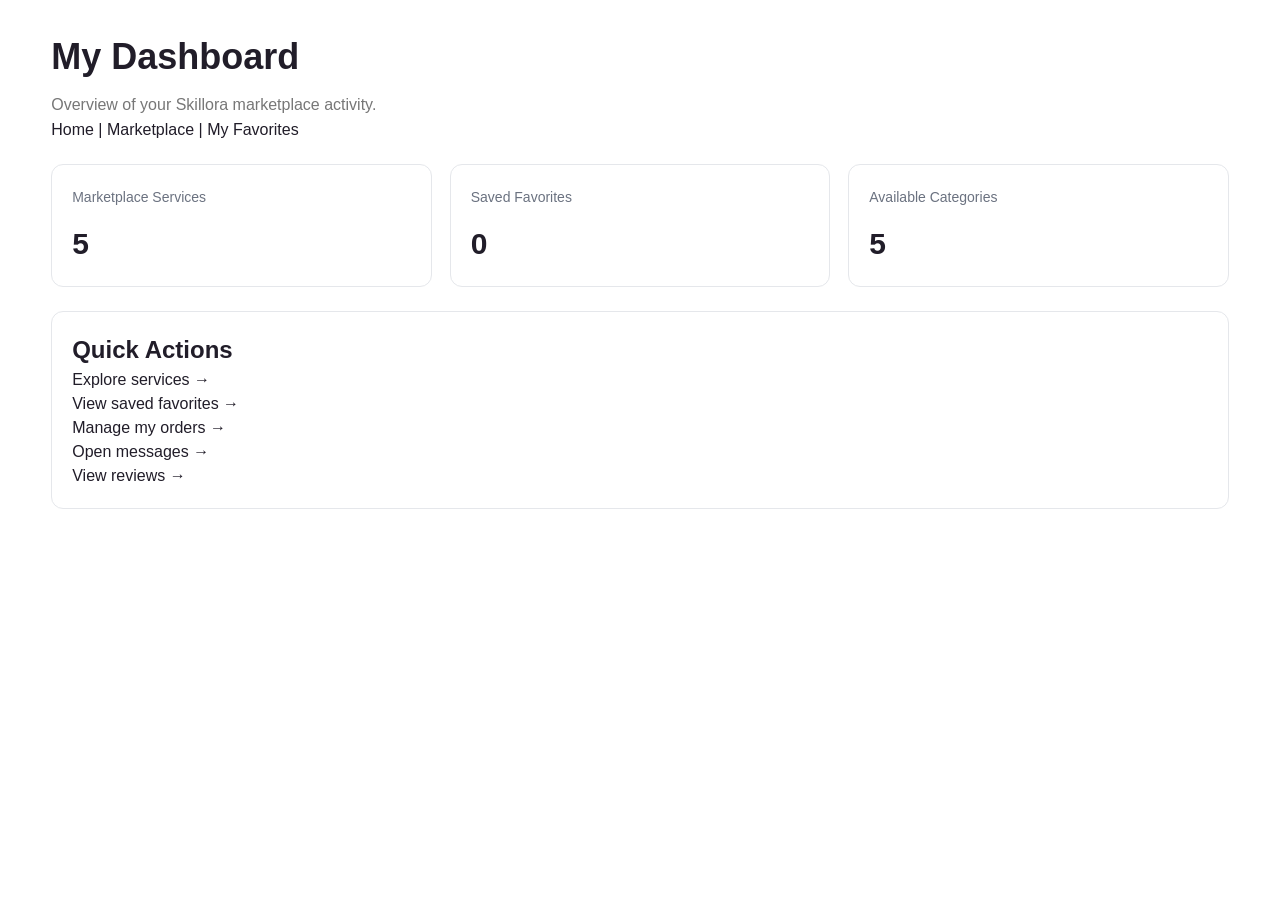
<file: dashboard.html>
<!DOCTYPE html>
<html lang="en">
<head>
    <meta charset="UTF-8">
    <meta name="viewport" content="width=device-width, initial-scale=1.0">
    <title>Dashboard | Skillora</title>
    <link rel="stylesheet" href="style.css">
    <link rel="stylesheet" href="week7.css">
</head>
<body>
    <main class="w7-container">
        <header class="w7-heading">
            <h1>My Dashboard</h1>
            <p>Overview of your Skillora marketplace activity.</p>
            <a href="index.html">Home</a> |
            <a href="marketplace.html">Marketplace</a> |
            <a href="favorites.html">My Favorites</a>
        </header>

        <section class="w7-dashboard-grid">
            <article class="w7-dashboard-card">
                <span class="w7-stat-label">Marketplace Services</span>
                <span class="w7-stat-number" id="w7TotalServices">0</span>
            </article>

            <article class="w7-dashboard-card">
                <span class="w7-stat-label">Saved Favorites</span>
                <span class="w7-stat-number" id="w7TotalFavorites">0</span>
            </article>

            <article class="w7-dashboard-card">
                <span class="w7-stat-label">Available Categories</span>
                <span class="w7-stat-number" id="w7TotalCategories">0</span>
            </article>
        </section>

        <section class="w7-filter-panel" style="margin-top: 24px;">
            <h2>Quick Actions</h2>
            <p><a href="marketplace.html">Explore services →</a></p>
            <p><a href="favorites.html">View saved favorites →</a></p>
            <p><a href="orders.html">Manage my orders →</a></p>
            <p><a href="messages.html">Open messages →</a></p>
            <p><a href="reviews.html">View reviews →</a></p>
        </section>
    </main>

    <script src="week7.js"></script>
    <script>
        document.addEventListener("DOMContentLoaded", () => {
            document.getElementById("w7TotalServices").textContent =
                typeof week7Services !== "undefined"
                    ? week7Services.length
                    : 0;

            let favorites = [];

            try {
                favorites = JSON.parse(
                    localStorage.getItem("skilloraWeek7Favorites") || "[]"
                );
            } catch {
                favorites = [];
            }

            document.getElementById("w7TotalFavorites").textContent =
                Array.isArray(favorites) ? favorites.length : 0;

            document.getElementById("w7TotalCategories").textContent =
                new Set(week7Services.map(service => service.category)).size;
        });
    </script>
</body>
</html>
</file>
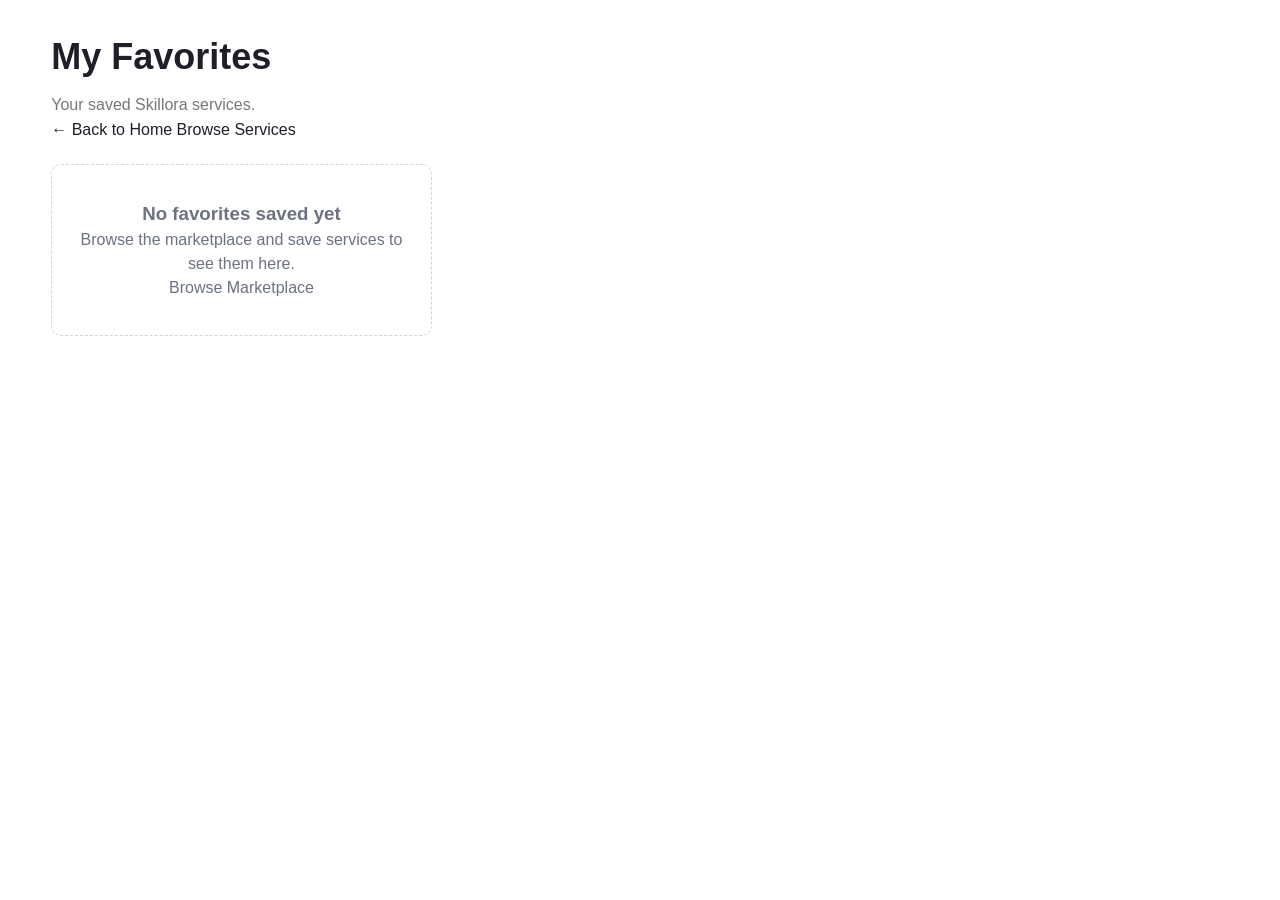
<file: favorites.html>
<!DOCTYPE html>
<html lang="en">
<head>
    <meta charset="UTF-8">
    <meta name="viewport" content="width=device-width, initial-scale=1.0">
    <title>My Favorites | Skillora</title>
    <link rel="stylesheet" href="style.css">
    <link rel="stylesheet" href="week7.css">
</head>
<body>
    <main class="w7-container">
        <header class="w7-heading">
            <h1>My Favorites</h1>
            <p>Your saved Skillora services.</p>
            <a href="index.html">← Back to Home</a>
            <a href="services.html">Browse Services</a>
        </header>

        <section id="w7Favorites" class="w7-results-grid"></section>
    </main>

    <script src="week7-favorites.js"></script>
</body>
</html>
</file>
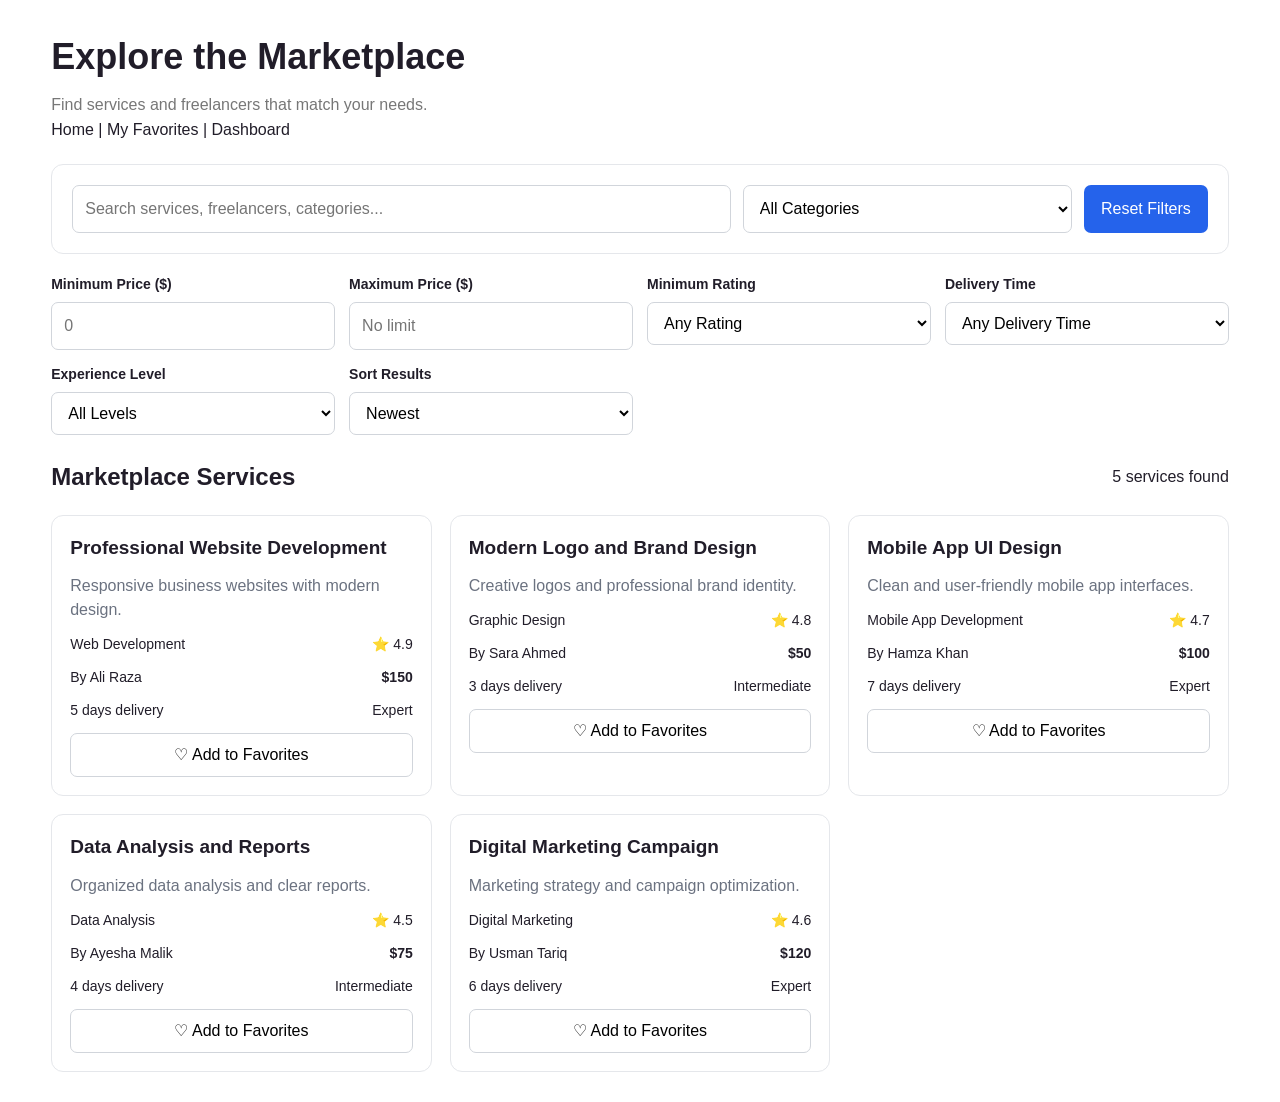
<file: marketplace.html>
<!DOCTYPE html>
<html lang="en">
<head>
    <meta charset="UTF-8">
    <meta name="viewport" content="width=device-width, initial-scale=1.0">
    <title>Marketplace | Skillora</title>
    <link rel="stylesheet" href="style.css">
    <link rel="stylesheet" href="week7.css">
</head>
<body>
    <main class="w7-container">
        <header class="w7-heading">
            <h1>Explore the Marketplace</h1>
            <p>Find services and freelancers that match your needs.</p>
            <a href="index.html">Home</a> |
            <a href="favorites.html">My Favorites</a> |
            <a href="dashboard.html">Dashboard</a>
        </header>

        <section class="w7-search-panel">
            <input
                type="search"
                id="w7Search"
                placeholder="Search services, freelancers, categories..."
                aria-label="Search marketplace"
            >

            <select id="w7Category" aria-label="Category">
                <option value="all">All Categories</option>
                <option value="Web Development">Web Development</option>
                <option value="Graphic Design">Graphic Design</option>
                <option value="Mobile App Development">Mobile App Development</option>
                <option value="Data Analysis">Data Analysis</option>
                <option value="Digital Marketing">Digital Marketing</option>
            </select>

            <button class="w7-button" id="w7Reset" type="button">
                Reset Filters
            </button>
        </section>

        <section class="w7-filters" aria-label="Advanced filters">
            <div class="w7-field">
                <label for="w7MinPrice">Minimum Price ($)</label>
                <input type="number" id="w7MinPrice" min="0" placeholder="0">
            </div>

            <div class="w7-field">
                <label for="w7MaxPrice">Maximum Price ($)</label>
                <input type="number" id="w7MaxPrice" min="0" placeholder="No limit">
            </div>

            <div class="w7-field">
                <label for="w7Rating">Minimum Rating</label>
                <select id="w7Rating">
                    <option value="0">Any Rating</option>
                    <option value="4">4+ Stars</option>
                    <option value="4.5">4.5+ Stars</option>
                    <option value="4.8">4.8+ Stars</option>
                </select>
            </div>

            <div class="w7-field">
                <label for="w7Delivery">Delivery Time</label>
                <select id="w7Delivery">
                    <option value="0">Any Delivery Time</option>
                    <option value="3">Within 3 Days</option>
                    <option value="5">Within 5 Days</option>
                    <option value="7">Within 7 Days</option>
                </select>
            </div>

            <div class="w7-field">
                <label for="w7Experience">Experience Level</label>
                <select id="w7Experience">
                    <option value="all">All Levels</option>
                    <option value="Intermediate">Intermediate</option>
                    <option value="Expert">Expert</option>
                </select>
            </div>

            <div class="w7-field">
                <label for="w7Sort">Sort Results</label>
                <select id="w7Sort">
                    <option value="newest">Newest</option>
                    <option value="price-low">Price: Low to High</option>
                    <option value="price-high">Price: High to Low</option>
                    <option value="rating">Highest Rating</option>
                    <option value="popular">Most Popular</option>
                </select>
            </div>
        </section>

        <section>
            <div class="w7-results-header">
                <h2>Marketplace Services</h2>
                <p id="w7ResultCount" aria-live="polite">Loading services...</p>
            </div>

            <div id="w7Results" class="w7-results-grid"></div>
        </section>
    </main>

    <script src="week7.js"></script>
</body>
</html>
</file>
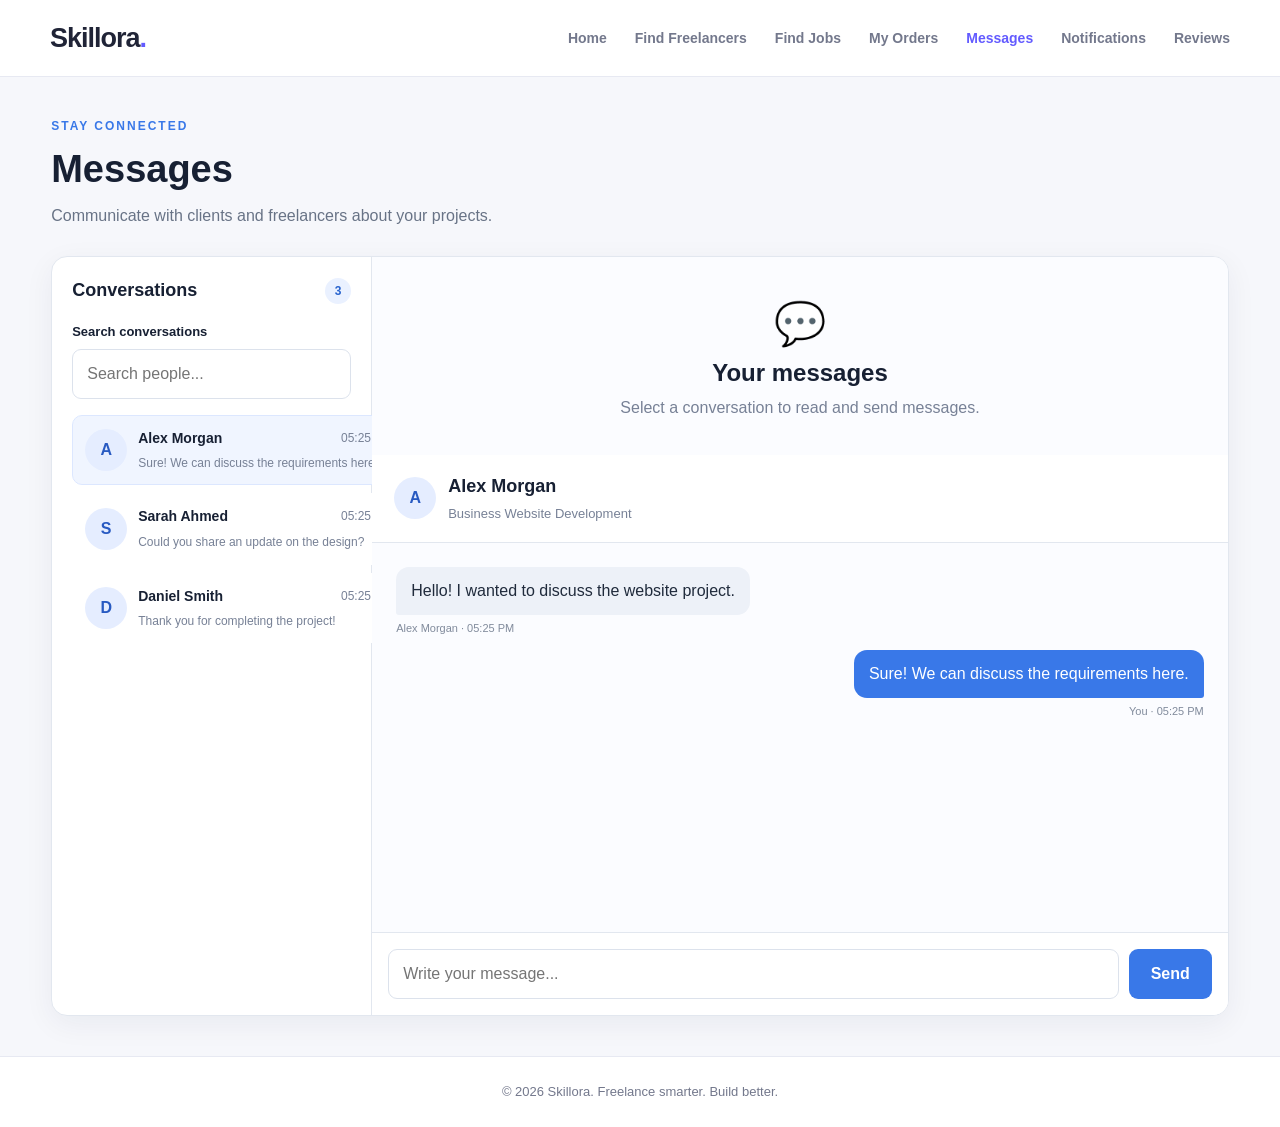
<file: messages.html>
<!DOCTYPE html>
<html lang="en">
<head>
    <meta charset="UTF-8">
    <meta name="viewport" content="width=device-width, initial-scale=1.0">
    <title>Messages | Skillora</title>

    <link rel="stylesheet" href="style.css">
    <link rel="stylesheet" href="week5.css">
    <link rel="stylesheet" href="week6.css">
</head>
<body>

    <header class="w5-navbar">
        <div class="w5-nav-inner">
            <a href="index.html" class="w5-brand">Skillora<span>.</span></a>

            <nav class="w5-nav-links">
                <a href="index.html">Home</a>
                <a href="services.html">Find Freelancers</a>
                <a href="jobs.html">Find Jobs</a>
                <a href="orders.html">My Orders</a>
                <a href="messages.html" class="active">Messages</a>
                <a href="notifications.html">Notifications</a>
                <a href="reviews.html">Reviews</a>
            </nav>
        </div>
    </header>

    <main class="w6-container">
        <section class="w6-page-heading">
            <p class="w6-eyebrow">STAY CONNECTED</p>
            <h1>Messages</h1>
            <p>Communicate with clients and freelancers about your projects.</p>
        </section>

        <section class="w6-chat-layout">

            <aside class="w6-conversations">
                <div class="w6-section-heading">
                    <h2>Conversations</h2>
                    <span id="conversationCount">0</span>
                </div>

                <label class="w6-search-label" for="conversationSearch">
                    Search conversations
                </label>
                <input
                    type="search"
                    id="conversationSearch"
                    class="w6-input"
                    placeholder="Search people..."
                >

                <div id="conversationList" class="w6-conversation-list"></div>

                <div id="noConversations" class="w6-empty" hidden>
                    <p>No conversations found.</p>
                </div>
            </aside>

            <section class="w6-chat-panel">
                <div id="chatWelcome" class="w6-chat-welcome">
                    <div class="w6-welcome-icon">💬</div>
                    <h2>Your messages</h2>
                    <p>Select a conversation to read and send messages.</p>
                </div>

                <div id="chatWindow" class="w6-chat-window" hidden>
                    <header class="w6-chat-header">
                        <div id="chatAvatar" class="w6-avatar">S</div>
                        <div>
                            <h2 id="chatName">Conversation</h2>
                            <p id="chatProject">Project conversation</p>
                        </div>
                    </header>

                    <div
                        id="messageList"
                        class="w6-message-list"
                        aria-live="polite"
                    ></div>

                    <form id="messageForm" class="w6-message-form">
                        <label class="w6-visually-hidden" for="messageInput">
                            Write a message
                        </label>
                        <input
                            type="text"
                            id="messageInput"
                            class="w6-input"
                            placeholder="Write your message..."
                            maxlength="1000"
                            required
                        >
                        <button type="submit" class="w6-send-button">
                            Send
                        </button>
                    </form>
                </div>
            </section>

        </section>
    </main>

    <footer class="w5-footer">
        <p>© <span id="currentYear"></span> Skillora. Freelance smarter. Build better.</p>
    </footer>

    <script src="script.js" defer></script>
    <script src="week6.js" defer></script>
</body>
</html>
</file>
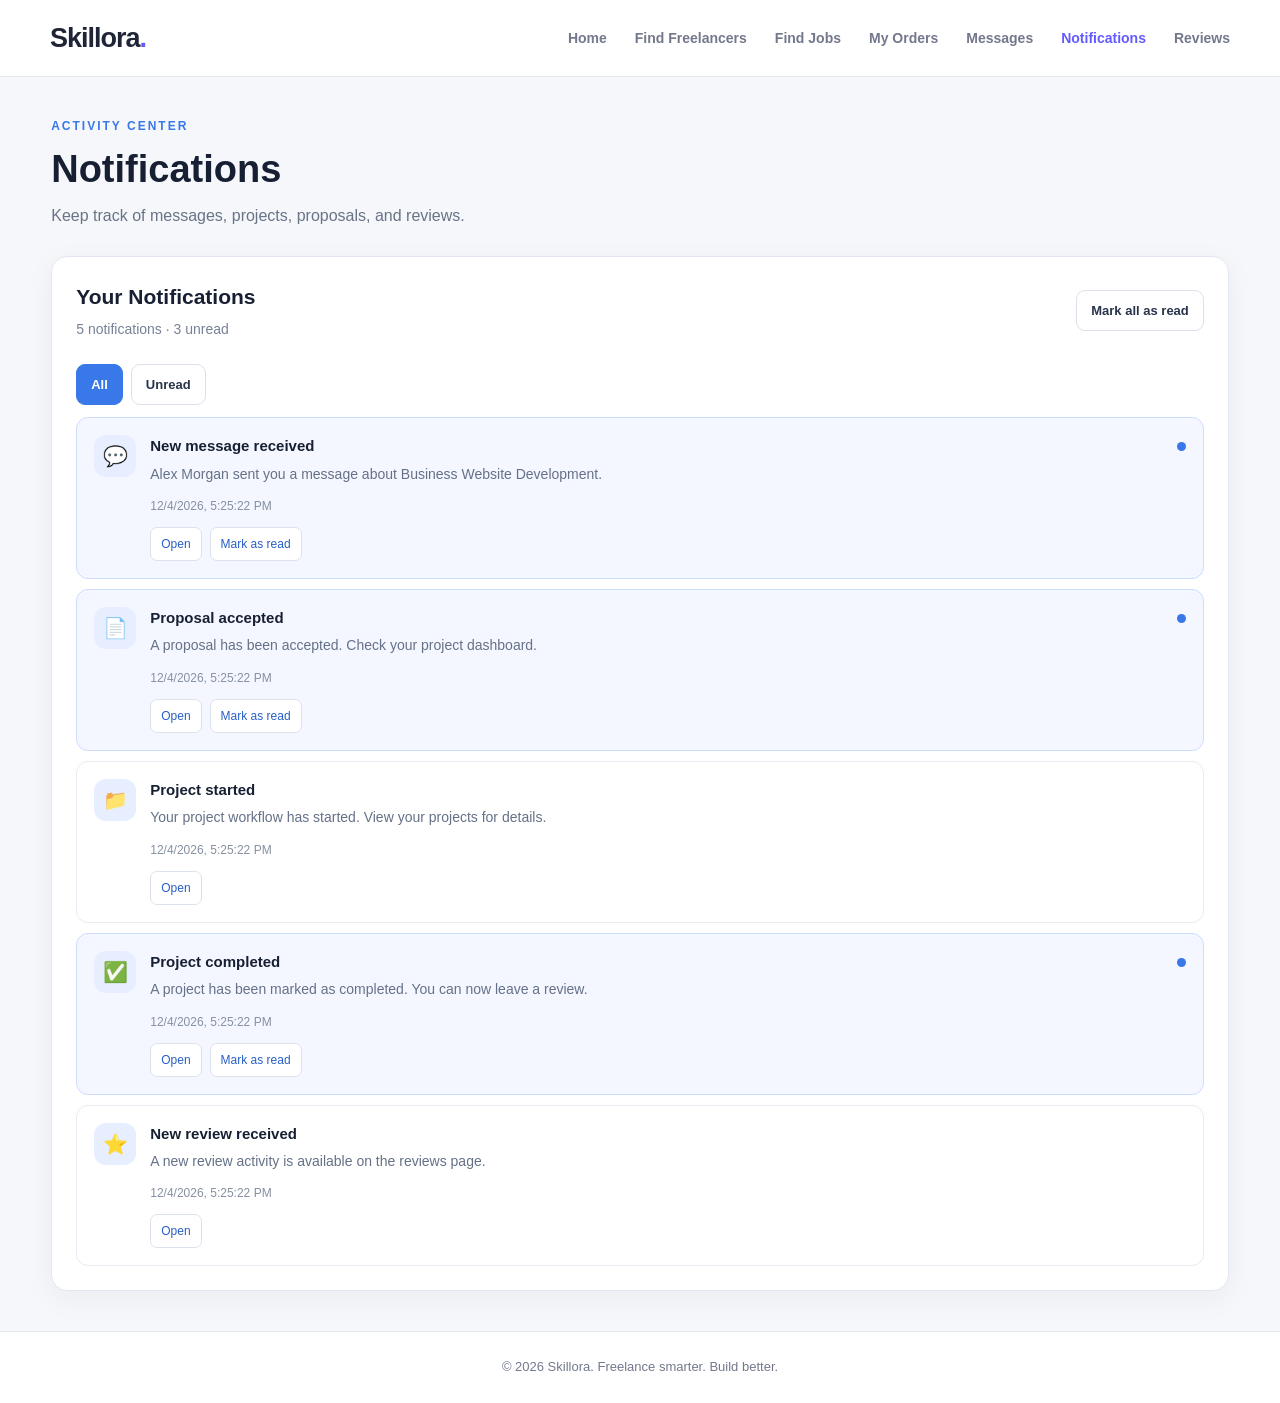
<file: notifications.html>
<!DOCTYPE html>
<html lang="en">
<head>
    <meta charset="UTF-8">
    <meta name="viewport" content="width=device-width, initial-scale=1.0">
    <title>Notifications | Skillora</title>

    <link rel="stylesheet" href="style.css">
    <link rel="stylesheet" href="week5.css">
    <link rel="stylesheet" href="week6.css">
</head>
<body>

    <header class="w5-navbar">
        <div class="w5-nav-inner">
            <a href="index.html" class="w5-brand">Skillora<span>.</span></a>

            <nav class="w5-nav-links">
                <a href="index.html">Home</a>
                <a href="services.html">Find Freelancers</a>
                <a href="jobs.html">Find Jobs</a>
                <a href="orders.html">My Orders</a>
                <a href="messages.html">Messages</a>
                <a href="notifications.html" class="active">Notifications</a>
                <a href="reviews.html">Reviews</a>
            </nav>
        </div>
    </header>

    <main class="w6-container">
        <section class="w6-page-heading">
            <p class="w6-eyebrow">ACTIVITY CENTER</p>
            <h1>Notifications</h1>
            <p>Keep track of messages, projects, proposals, and reviews.</p>
        </section>

        <section class="w6-notification-panel">
            <div class="w6-notification-toolbar">
                <div>
                    <h2>Your Notifications</h2>
                    <p id="notificationSummary">Loading notifications...</p>
                </div>

                <button id="markAllRead" class="w6-secondary-button" type="button">
                    Mark all as read
                </button>
            </div>

            <div class="w6-notification-filters">
                <button class="w6-filter-button active" data-filter="all" type="button">
                    All
                </button>
                <button class="w6-filter-button" data-filter="unread" type="button">
                    Unread
                </button>
            </div>

            <div id="notificationList" class="w6-notification-list"></div>

            <div id="noNotifications" class="w6-empty" hidden>
                <h3>No notifications found</h3>
                <p>New activity will appear here.</p>
            </div>
        </section>
    </main>

    <footer class="w5-footer">
        <p>© <span id="currentYear"></span> Skillora. Freelance smarter. Build better.</p>
    </footer>

    <script src="script.js" defer></script>
    <script src="week6.js" defer></script>
</body>
</html>
</file>
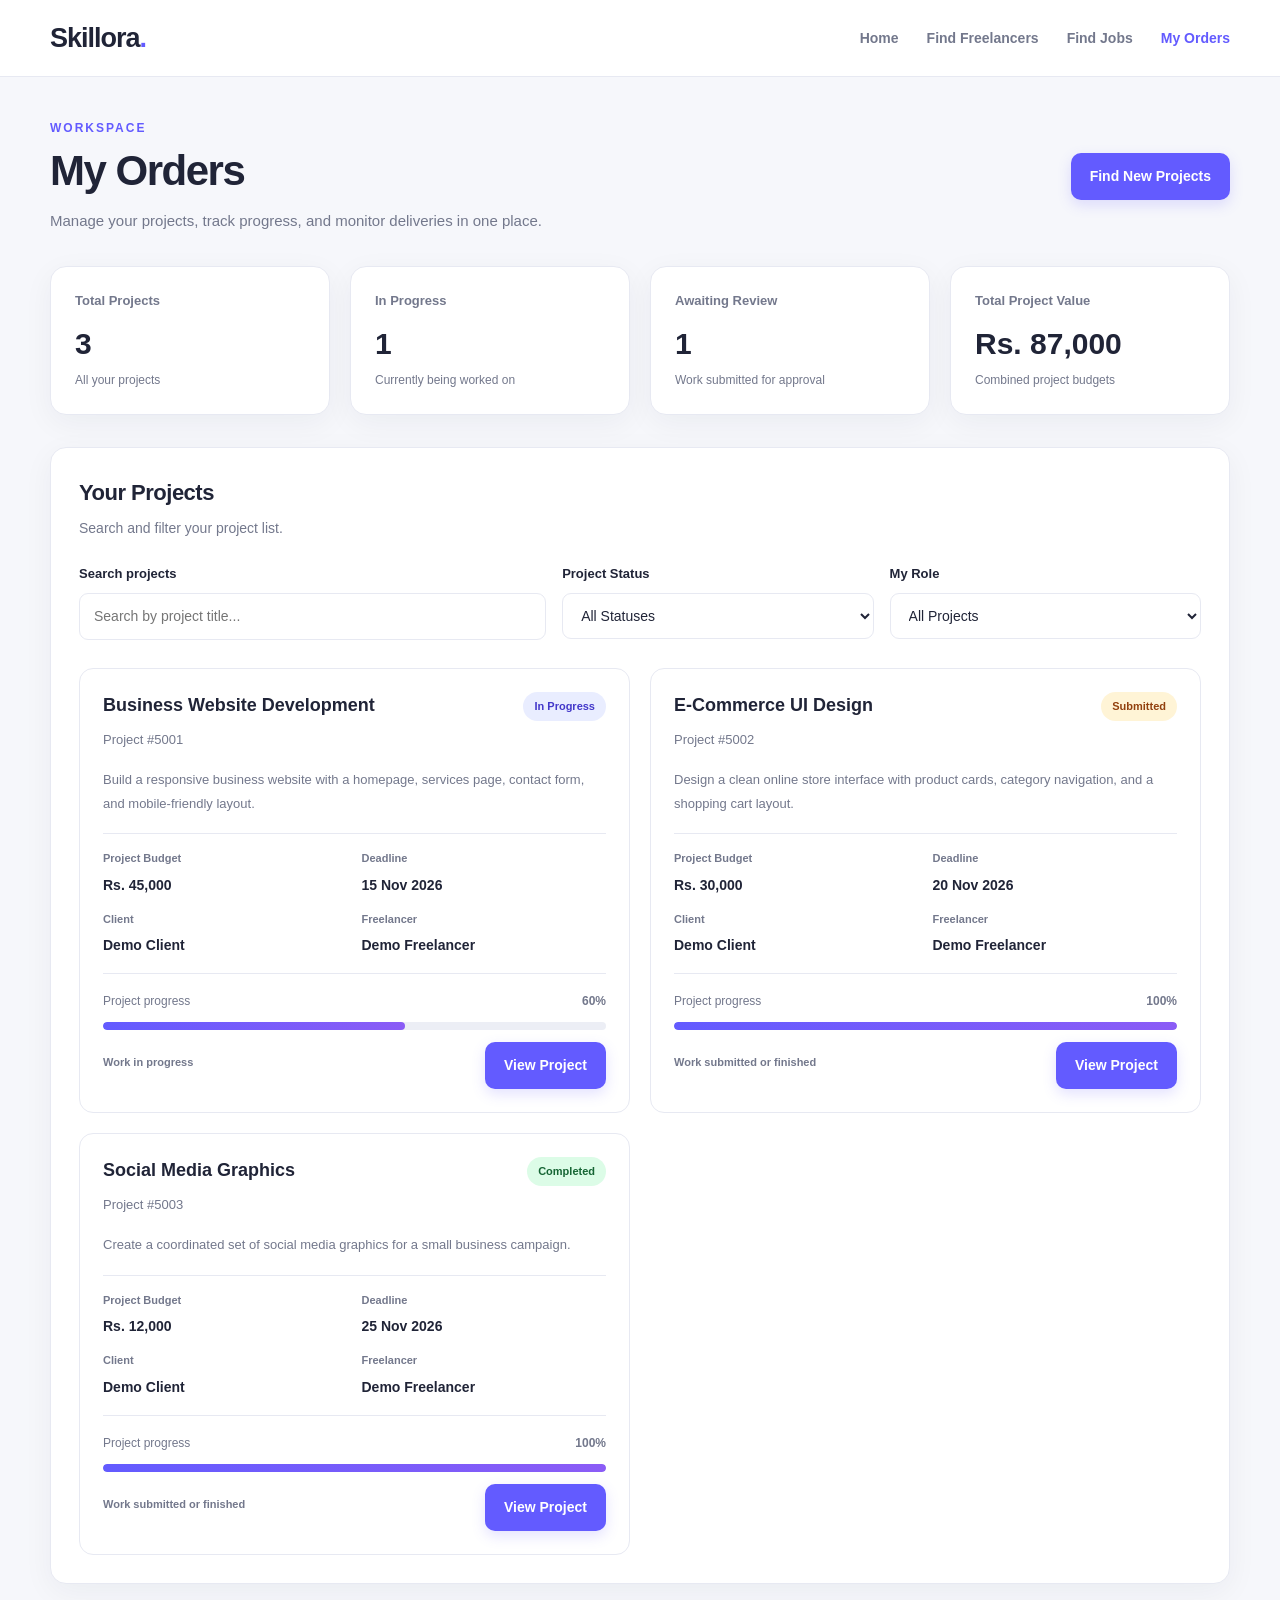
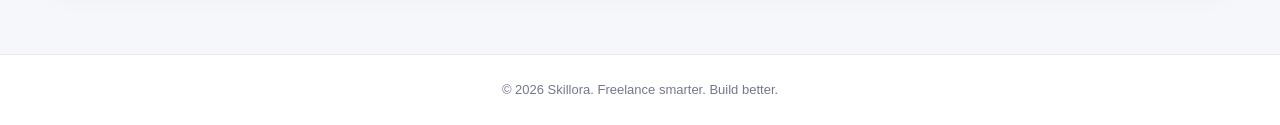
<file: orders.html>
<!DOCTYPE html>
<html lang="en">
<head>
    <meta charset="UTF-8">
    <meta name="viewport" content="width=device-width, initial-scale=1.0">
    <title>My Orders | Skillora</title>

    <!-- Existing project styles -->
    <link rel="stylesheet" href="style.css">

    <!-- Week 5 styles -->
    <link rel="stylesheet" href="week5.css">
</head>

<body>

    <!-- Navigation -->
    <header class="w5-navbar">
        <div class="w5-nav-inner">
            <a href="index.html" class="w5-brand">Skillora<span>.</span></a>

            <nav class="w5-nav-links">
                <a href="index.html">Home</a>
                <a href="services.html">Find Freelancers</a>
                <a href="jobs.html">Find Jobs</a>
                <a href="orders.html" class="active">My Orders</a>
            </nav>
        </div>
    </header>

    <!-- Main Content -->
    <main class="w5-container">

        <section class="w5-heading">
            <div>
                <p class="w5-eyebrow">WORKSPACE</p>
                <h1>My Orders</h1>
                <p class="w5-subtitle">
                    Manage your projects, track progress, and monitor deliveries
                    in one place.
                </p>
            </div>

            <a href="jobs.html" class="w5-button w5-button-primary">
                Find New Projects
            </a>
        </section>

        <!-- Project Statistics -->
        <section class="w5-stats">

            <article class="w5-stat">
                <span class="w5-stat-label">Total Projects</span>
                <h2 id="statAll">0</h2>
                <p>All your projects</p>
            </article>

            <article class="w5-stat">
                <span class="w5-stat-label">In Progress</span>
                <h2 id="statProgress">0</h2>
                <p>Currently being worked on</p>
            </article>

            <article class="w5-stat">
                <span class="w5-stat-label">Awaiting Review</span>
                <h2 id="statSubmitted">0</h2>
                <p>Work submitted for approval</p>
            </article>

            <article class="w5-stat">
                <span class="w5-stat-label">Total Project Value</span>
                <h2 id="statValue">Rs. 0</h2>
                <p>Combined project budgets</p>
            </article>

        </section>

        <!-- Orders Panel -->
        <section class="w5-panel">

            <div class="w5-panel-header">
                <div>
                    <h2>Your Projects</h2>
                    <p>Search and filter your project list.</p>
                </div>
            </div>

            <!-- Search and Filters -->
            <div class="w5-toolbar">

                <div class="w5-search">
                    <label for="orderSearch">Search projects</label>
                    <input
                        type="search"
                        id="orderSearch"
                        placeholder="Search by project title..."
                    >
                </div>

                <div class="w5-filter">
                    <label for="orderStatus">Project Status</label>
                    <select id="orderStatus">
                        <option value="all">All Statuses</option>
                        <option value="In Progress">In Progress</option>
                        <option value="Submitted">Submitted for Review</option>
                        <option value="Revision Requested">Revision Requested</option>
                        <option value="Completed">Completed</option>
                        <option value="Cancelled">Cancelled</option>
                    </select>
                </div>

                <div class="w5-filter">
                    <label for="orderRole">My Role</label>
                    <select id="orderRole">
                        <option value="all">All Projects</option>
                        <option value="client">Client</option>
                        <option value="freelancer">Freelancer</option>
                    </select>
                </div>

            </div>

            <!-- Projects will be inserted by week5.js -->
            <div id="ordersGrid" class="w5-project-grid"></div>

            <!-- Empty State -->
            <div id="ordersEmpty" class="w5-empty" hidden>
                <div class="w5-empty-icon">📂</div>
                <h3>No projects found</h3>
                <p>
                    Accepted proposals will appear here when they are
                    connected to your project workflow.
                </p>
                <a href="jobs.html" class="w5-button w5-button-primary">
                    Explore Jobs
                </a>
            </div>

        </section>

    </main>

    <!-- Footer -->
    <footer class="w5-footer">
        <p>
            © <span id="currentYear"></span> Skillora.
            Freelance smarter. Build better.
        </p>
    </footer>

    <!-- Existing JavaScript -->
    <script src="script.js" defer></script>

    <!-- Week 5 JavaScript -->
    <script src="week5.js" defer></script>

</body>
</html>
</file>
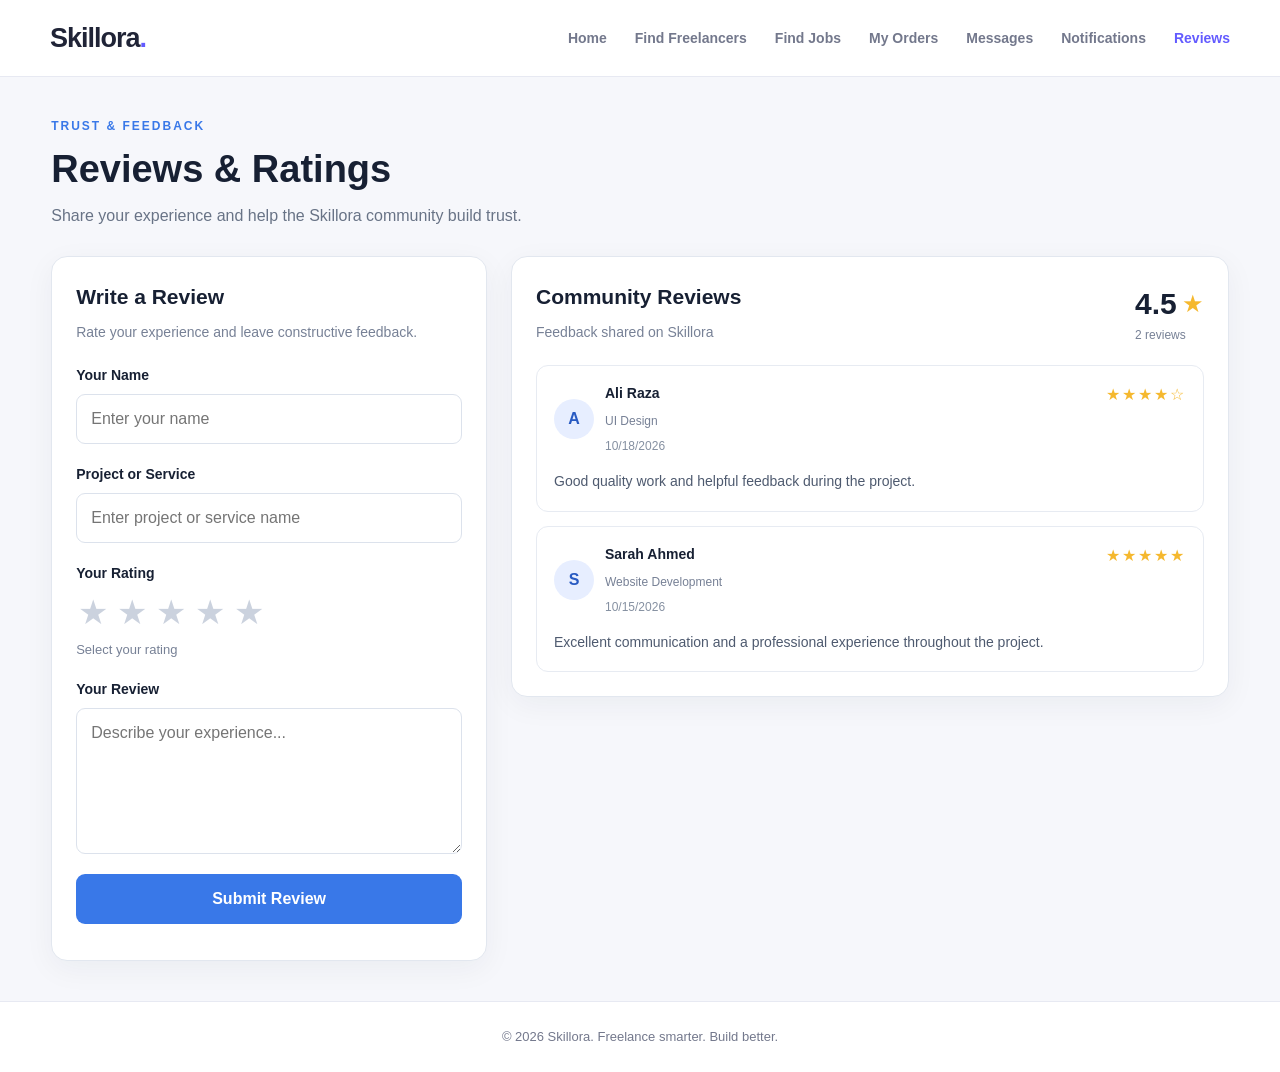
<file: reviews.html>
<!DOCTYPE html>
<html lang="en">
<head>
    <meta charset="UTF-8">
    <meta name="viewport" content="width=device-width, initial-scale=1.0">
    <title>Reviews & Ratings | Skillora</title>

    <link rel="stylesheet" href="style.css">
    <link rel="stylesheet" href="week5.css">
    <link rel="stylesheet" href="week6.css">
</head>
<body>

    <header class="w5-navbar">
        <div class="w5-nav-inner">
            <a href="index.html" class="w5-brand">Skillora<span>.</span></a>

            <nav class="w5-nav-links">
                <a href="index.html">Home</a>
                <a href="services.html">Find Freelancers</a>
                <a href="jobs.html">Find Jobs</a>
                <a href="orders.html">My Orders</a>
                <a href="messages.html">Messages</a>
                <a href="notifications.html">Notifications</a>
                <a href="reviews.html" class="active">Reviews</a>
            </nav>
        </div>
    </header>

    <main class="w6-container">
        <section class="w6-page-heading">
            <p class="w6-eyebrow">TRUST & FEEDBACK</p>
            <h1>Reviews & Ratings</h1>
            <p>Share your experience and help the Skillora community build trust.</p>
        </section>

        <section class="w6-review-layout">

            <div class="w6-review-form-panel">
                <h2>Write a Review</h2>
                <p class="w6-review-description">
                    Rate your experience and leave constructive feedback.
                </p>

                <form id="reviewForm">
                    <div class="w6-form-group">
                        <label for="reviewerName">Your Name</label>
                        <input
                            type="text"
                            id="reviewerName"
                            class="w6-input"
                            placeholder="Enter your name"
                            maxlength="60"
                            required
                        >
                    </div>

                    <div class="w6-form-group">
                        <label for="reviewProject">Project or Service</label>
                        <input
                            type="text"
                            id="reviewProject"
                            class="w6-input"
                            placeholder="Enter project or service name"
                            maxlength="100"
                            required
                        >
                    </div>

                    <div class="w6-form-group">
                        <span class="w6-form-label">Your Rating</span>

                        <div class="w6-star-picker" id="starPicker" role="group"
                             aria-label="Choose a rating from one to five stars">
                            <button type="button" data-rating="1" aria-label="1 star">★</button>
                            <button type="button" data-rating="2" aria-label="2 stars">★</button>
                            <button type="button" data-rating="3" aria-label="3 stars">★</button>
                            <button type="button" data-rating="4" aria-label="4 stars">★</button>
                            <button type="button" data-rating="5" aria-label="5 stars">★</button>
                        </div>

                        <p id="ratingText" class="w6-rating-text">
                            Select your rating
                        </p>
                    </div>

                    <div class="w6-form-group">
                        <label for="reviewComment">Your Review</label>
                        <textarea
                            id="reviewComment"
                            class="w6-input w6-textarea"
                            rows="5"
                            maxlength="1000"
                            placeholder="Describe your experience..."
                            required
                        ></textarea>
                    </div>

                    <button type="submit" class="w6-review-submit">
                        Submit Review
                    </button>

                    <p id="reviewFeedback" class="w6-review-feedback"
                       role="status" aria-live="polite"></p>
                </form>
            </div>

            <div class="w6-reviews-panel">
                <div class="w6-reviews-heading">
                    <div>
                        <h2>Community Reviews</h2>
                        <p>Feedback shared on Skillora</p>
                    </div>
                    <div class="w6-average-rating">
                        <strong id="averageRating">0.0</strong>
                        <span>★</span>
                        <small id="reviewCount">0 reviews</small>
                    </div>
                </div>

                <div id="reviewsList" class="w6-reviews-list"></div>

                <div id="noReviews" class="w6-empty" hidden>
                    <h3>No reviews yet</h3>
                    <p>Be the first to share feedback.</p>
                </div>
            </div>

        </section>
    </main>

    <footer class="w5-footer">
        <p>© <span id="currentYear"></span> Skillora. Freelance smarter. Build better.</p>
    </footer>

    <script src="script.js" defer></script>
    <script src="week6.js" defer></script>
</body>
</html>
</file>
<file: style.css>
* {
    margin: 0;
    padding: 0;
    box-sizing: border-box;
}

html {
    scroll-behavior: smooth;
}

body {
    font-family: "Inter", sans-serif;
    color: #211d29;
    background: #ffffff;
    line-height: 1.5;
}

body.modal-open {
    overflow: hidden;
}

button,
input,
select {
    font: inherit;
}

button {
    cursor: pointer;
}

a {
    color: inherit;
    text-decoration: none;
}

img {
    display: block;
    max-width: 100%;
}

.container {
    width: min(1180px, calc(100% - 40px));
    margin: 0 auto;
}

.navbar {
    background: #ffffff;
    border-bottom: 1px solid #eeeaf2;
    position: sticky;
    top: 0;
    z-index: 1000;
}

.nav-container {
    min-height: 76px;
    display: flex;
    align-items: center;
    justify-content: space-between;
    gap: 25px;
}

.logo {
    display: flex;
    align-items: center;
    gap: 10px;
    font-size: 22px;
    font-weight: 800;
    color: #211d29;
}

.logo-icon {
    width: 37px;
    height: 37px;
    display: grid;
    place-items: center;
    color: #ffffff;
    background: #6c4ce6;
    border-radius: 10px;
    font-size: 17px;
}

.nav-links {
    display: flex;
    align-items: center;
    gap: 28px;
}

.nav-links > a {
    color: #6e6877;
    font-size: 14px;
    font-weight: 600;
    transition: 0.25s;
}

.nav-links > a:hover,
.nav-links > a.active {
    color: #6c4ce6;
}

.nav-actions {
    display: flex;
    align-items: center;
    gap: 10px;
}

.login-btn,
.register-btn {
    border-radius: 8px;
    padding: 10px 17px;
    font-size: 14px;
    font-weight: 700;
}

.login-btn {
    border: 1px solid #ddd8e5;
    background: #ffffff;
    color: #312b3b;
}

.register-btn {
    border: 1px solid #6c4ce6;
    background: #6c4ce6;
    color: #ffffff;
}

.mobile-auth {
    display: none;
}

.menu-btn {
    display: none;
    border: none;
    background: transparent;
    color: #211d29;
    font-size: 22px;
}

.hero {
    position: relative;
    overflow: hidden;
    background: #f8f6ff;
    padding: 95px 0 105px;
}

.hero-container {
    display: grid;
    grid-template-columns: 1.05fr 0.95fr;
    align-items: center;
    gap: 60px;
    position: relative;
    z-index: 2;
}

.hero-content {
    position: relative;
    z-index: 3;
}

.hero-badge,
.section-badge {
    display: inline-flex;
    align-items: center;
    gap: 8px;
    color: #6546d8;
    background: #eeebfc;
    border: 1px solid #ded7fa;
    padding: 8px 13px;
    border-radius: 30px;
    font-size: 12px;
    font-weight: 700;
}

.hero-content h1 {
    max-width: 680px;
    font-size: clamp(42px, 5vw, 66px);
    line-height: 1.08;
    letter-spacing: -2.5px;
    margin: 22px 0;
}

.hero-content > p {
    max-width: 610px;
    color: #716b79;
    font-size: 17px;
    line-height: 1.8;
    margin-bottom: 30px;
}

.hero-search {
    display: grid;
    grid-template-columns: 1fr 170px 105px;
    background: #ffffff;
    border: 1px solid #ded9e8;
    border-radius: 12px;
    padding: 6px;
    max-width: 720px;
    box-shadow: 0 15px 40px rgba(57, 38, 97, 0.08);
}

.search-field {
    display: flex;
    align-items: center;
    gap: 10px;
    padding: 0 14px;
}

.search-field i {
    color: #8b8495;
}

.search-field input {
    width: 100%;
    border: none;
    outline: none;
    color: #302a38;
    background: transparent;
}

.hero-search select {
    border: none;
    border-left: 1px solid #eeeaf2;
    outline: none;
    padding: 0 10px;
    color: #655e6e;
    background: #ffffff;
}

.hero-search button,
.market-search button {
    border: none;
    border-radius: 8px;
    background: #6c4ce6;
    color: #ffffff;
    font-weight: 700;
}

.popular-searches {
    display: flex;
    align-items: center;
    flex-wrap: wrap;
    gap: 8px;
    margin-top: 17px;
    font-size: 12px;
}

.popular-searches span {
    color: #77717f;
}

.popular-searches button {
    border: none;
    background: transparent;
    color: #6c4ce6;
    font-size: 12px;
    font-weight: 600;
}

.hero-visual {
    min-height: 430px;
    position: relative;
    display: grid;
    place-items: center;
}

.hero-card-main {
    width: 390px;
    background: #ffffff;
    border: 1px solid #e6e1ef;
    border-radius: 20px;
    padding: 25px;
    box-shadow: 0 25px 70px rgba(54, 38, 90, 0.13);
}

.hero-card-top,
.hero-project {
    display: flex;
    justify-content: space-between;
    align-items: center;
}

.hero-card-top {
    color: #8a8392;
    font-size: 12px;
    margin-bottom: 22px;
}

.hero-profile {
    display: flex;
    align-items: center;
    gap: 14px;
}

.hero-profile img {
    width: 58px;
    height: 58px;
    border-radius: 50%;
    object-fit: cover;
}

.hero-profile h3 {
    font-size: 17px;
}

.hero-profile p {
    color: #88818f;
    font-size: 12px;
}

.verified {
    margin-left: auto;
    width: 23px;
    height: 23px;
    display: grid;
    place-items: center;
    background: #6c4ce6;
    color: #ffffff;
    border-radius: 50%;
    font-size: 10px;
}

.hero-rating {
    display: flex;
    align-items: center;
    gap: 7px;
    margin: 20px 0;
    font-size: 13px;
}

.hero-rating i {
    color: #f5a623;
}

.hero-rating span {
    color: #898390;
}

.hero-project {
    padding: 15px 0;
    border-top: 1px solid #eeeaf2;
    color: #625b69;
    font-size: 13px;
}

.hero-project strong {
    color: #211d29;
}

.hero-progress {
    height: 5px;
    background: #eeeaf2;
    border-radius: 10px;
    overflow: hidden;
}

.hero-progress span {
    display: block;
    width: 82%;
    height: 100%;
    background: #6c4ce6;
}

.floating-card {
    position: absolute;
    display: flex;
    align-items: center;
    gap: 10px;
    background: #ffffff;
    border: 1px solid #e6e1ef;
    border-radius: 12px;
    padding: 13px 15px;
    box-shadow: 0 15px 35px rgba(57, 38, 97, 0.1);
}

.floating-one {
    left: 0;
    bottom: 50px;
}

.floating-one > i {
    width: 34px;
    height: 34px;
    display: grid;
    place-items: center;
    border-radius: 50%;
    background: #eaf8f0;
    color: #2fa267;
}

.floating-card strong,
.floating-card span {
    display: block;
}

.floating-card strong {
    font-size: 11px;
}

.floating-card span {
    color: #8a8392;
    font-size: 10px;
}

.floating-two {
    right: 0;
    top: 60px;
}

.floating-two strong {
    font-size: 20px;
}

.floating-two i {
    color: #f5a623;
}

.trusted {
    padding: 30px 0;
    border-bottom: 1px solid #eeeaf2;
}

.trusted p {
    text-align: center;
    color: #9a94a0;
    font-size: 12px;
    font-weight: 600;
    margin-bottom: 20px;
}

.trusted-items {
    display: flex;
    justify-content: space-between;
    align-items: center;
    gap: 25px;
    color: #9a94a0;
    font-size: 13px;
    font-weight: 800;
}

.section {
    padding: 90px 0;
}

.section-heading {
    display: flex;
    align-items: end;
    justify-content: space-between;
    gap: 25px;
    margin-bottom: 35px;
}

.section-heading.centered {
    justify-content: center;
    text-align: center;
}

.section-label {
    color: #6c4ce6;
    font-size: 11px;
    font-weight: 800;
    letter-spacing: 1.4px;
}

.section-heading h2 {
    font-size: 34px;
    letter-spacing: -1px;
    margin-top: 7px;
}

.section-heading p {
    color: #827b8b;
    margin-top: 10px;
}

.view-all {
    display: inline-flex;
    align-items: center;
    gap: 8px;
    color: #6c4ce6;
    font-size: 13px;
    font-weight: 700;
}

.categories-grid {
    display: grid;
    grid-template-columns: repeat(4, 1fr);
    gap: 16px;
}

.category-card {
    border: 1px solid #e8e3ee;
    background: #ffffff;
    border-radius: 15px;
    padding: 25px;
    transition: 0.25s;
    cursor: pointer;
}

.category-card:hover {
    transform: translateY(-4px);
    border-color: #cfc4f5;
    box-shadow: 0 15px 35px rgba(57, 38, 97, 0.08);
}

.category-icon {
    width: 48px;
    height: 48px;
    display: grid;
    place-items: center;
    color: #6c4ce6;
    background: #f0edfc;
    border-radius: 12px;
    margin-bottom: 20px;
}

.category-card h3 {
    font-size: 15px;
    margin-bottom: 6px;
}

.category-card p {
    color: #918a99;
    font-size: 12px;
}

.how-section {
    background: #f8f7fb;
}

.steps-grid {
    display: grid;
    grid-template-columns: repeat(3, 1fr);
    gap: 25px;
}

.step-card {
    position: relative;
    background: #ffffff;
    border: 1px solid #e8e3ee;
    border-radius: 16px;
    padding: 30px;
}

.step-number {
    position: absolute;
    top: 22px;
    right: 25px;
    color: #d9d1f5;
    font-size: 26px;
    font-weight: 800;
}

.step-icon {
    width: 54px;
    height: 54px;
    display: grid;
    place-items: center;
    color: #6c4ce6;
    background: #f0edfc;
    border-radius: 13px;
    margin-bottom: 22px;
}

.step-card h3 {
    margin-bottom: 10px;
}

.step-card p {
    color: #827b8b;
    font-size: 14px;
    line-height: 1.7;
}

.filter-buttons {
    display: flex;
    gap: 8px;
    margin-bottom: 25px;
}

.filter-btn {
    border: 1px solid #ded9e6;
    background: #ffffff;
    color: #6d6675;
    padding: 9px 16px;
    border-radius: 8px;
    font-size: 12px;
    font-weight: 600;
}

.filter-btn.active,
.filter-btn:hover {
    background: #6c4ce6;
    border-color: #6c4ce6;
    color: #ffffff;
}

.freelancers-grid {
    display: grid;
    grid-template-columns: repeat(4, 1fr);
    gap: 18px;
}

.freelancer-card {
    overflow: hidden;
    border: 1px solid #e8e3ee;
    border-radius: 15px;
    background: #ffffff;
}

.freelancer-image {
    position: relative;
    height: 210px;
}

.freelancer-image img {
    width: 100%;
    height: 100%;
    object-fit: cover;
}

.favorite {
    position: absolute;
    top: 12px;
    right: 12px;
    width: 35px;
    height: 35px;
    border: none;
    border-radius: 50%;
    background: rgba(255,255,255,0.94);
    color: #6e6877;
}

.favorite.liked {
    color: #e74c6b;
}

.freelancer-info {
    padding: 18px;
}

.freelancer-name {
    display: flex;
    justify-content: space-between;
    align-items: start;
}

.freelancer-name h3 {
    font-size: 15px;
}

.freelancer-name p {
    color: #8a8392;
    font-size: 11px;
    margin-top: 3px;
}

.online-dot {
    width: 8px;
    height: 8px;
    background: #39ad6c;
    border-radius: 50%;
    margin-top: 5px;
}

.freelancer-rating {
    display: flex;
    gap: 5px;
    align-items: center;
    margin: 13px 0;
    font-size: 12px;
}

.freelancer-rating i {
    color: #f5a623;
}

.freelancer-rating span {
    color: #99929f;
}

.freelancer-service {
    min-height: 42px;
    color: #4c4654;
    font-size: 13px;
}

.freelancer-footer {
    display: flex;
    align-items: center;
    justify-content: space-between;
    gap: 8px;
    padding-top: 15px;
    margin-top: 12px;
    border-top: 1px solid #eeeaf2;
}

.freelancer-footer > span {
    color: #8a8392;
    font-size: 11px;
}

.freelancer-footer strong {
    color: #211d29;
    font-size: 14px;
}

.view-profile {
    border: none;
    background: #f0edfc;
    color: #6244d3;
    padding: 8px 11px;
    border-radius: 7px;
    font-size: 11px;
    font-weight: 700;
}

.services-grid-home {
    display: grid;
    grid-template-columns: repeat(3, 1fr);
    gap: 20px;
}

.service-card {
    padding: 28px;
    border: 1px solid #e8e3ee;
    border-radius: 16px;
    background: #ffffff;
}

.service-card-icon {
    width: 48px;
    height: 48px;
    display: grid;
    place-items: center;
    color: #6c4ce6;
    background: #f0edfc;
    border-radius: 12px;
    margin-bottom: 20px;
}

.service-card > span {
    color: #6c4ce6;
    font-size: 11px;
    font-weight: 700;
}

.service-card h3 {
    margin: 8px 0;
}

.service-card p {
    color: #837c8b;
    font-size: 13px;
    line-height: 1.7;
    margin-bottom: 18px;
}

.service-card > strong {
    font-size: 13px;
}

.cta-section {
    padding: 30px 0 90px;
}

.cta-box {
    background: #211a31;
    color: #ffffff;
    border-radius: 20px;
    padding: 50px;
    display: flex;
    align-items: center;
    justify-content: space-between;
    gap: 30px;
}

.cta-box > div:first-child > span {
    color: #b9aaf0;
    font-size: 11px;
    font-weight: 800;
    letter-spacing: 1.3px;
}

.cta-box h2 {
    font-size: 34px;
    margin: 8px 0;
}

.cta-box p {
    color: #bdb7c7;
}

.cta-actions {
    display: flex;
    align-items: center;
    gap: 10px;
}

.cta-primary,
.cta-secondary {
    padding: 12px 18px;
    border-radius: 8px;
    font-size: 13px;
    font-weight: 700;
}

.cta-primary {
    border: none;
    background: #ffffff;
    color: #31243e;
}

.cta-secondary {
    border: 1px solid #625775;
    color: #ffffff;
    background: transparent;
}

.footer {
    background: #17131e;
    color: #ffffff;
}

.footer-grid {
    padding: 55px 0;
    display: grid;
    grid-template-columns: 2fr 1fr 1fr 1fr;
    gap: 40px;
}

.footer-brand p {
    color: #aaa3b1;
    max-width: 310px;
    margin-top: 15px;
    font-size: 13px;
    line-height: 1.8;
}

.footer-column {
    display: flex;
    flex-direction: column;
    gap: 10px;
}

.footer-column h4 {
    margin-bottom: 5px;
}

.footer-column a {
    color: #aaa3b1;
    font-size: 12px;
}

.social-links {
    display: flex;
    gap: 8px;
}

.social-links a {
    width: 34px;
    height: 34px;
    display: grid;
    place-items: center;
    border: 1px solid #38313f;
    border-radius: 8px;
}

.footer-bottom {
    border-top: 1px solid #2a2530;
    padding: 18px 0;
}

.footer-bottom p {
    color: #85808c;
    font-size: 11px;
}

.modal {
    position: fixed;
    inset: 0;
    display: none;
    place-items: center;
    padding: 20px;
    background: rgba(25, 19, 33, 0.6);
    z-index: 2000;
}

.modal.show {
    display: grid;
}

.modal-box {
    width: min(420px, 100%);
    position: relative;
    background: #ffffff;
    border-radius: 18px;
    padding: 35px;
    box-shadow: 0 30px 80px rgba(0,0,0,0.2);
    text-align: center;
}

.modal-close {
    position: absolute;
    top: 14px;
    right: 14px;
    width: 32px;
    height: 32px;
    border: none;
    border-radius: 50%;
    background: #f4f1f7;
    color: #6d6675;
}

.modal-icon {
    width: 52px;
    height: 52px;
    display: grid;
    place-items: center;
    margin: 0 auto 15px;
    color: #6c4ce6;
    background: #f0edfc;
    border-radius: 14px;
}

.modal-box > p {
    color: #817a89;
    font-size: 13px;
    margin: 7px 0 22px;
}

.modal-box form {
    display: flex;
    flex-direction: column;
    gap: 12px;
}

.modal-box input {
    width: 100%;
    border: 1px solid #ddd8e5;
    border-radius: 8px;
    outline: none;
    padding: 12px 13px;
}

.modal-box input:focus {
    border-color: #6c4ce6;
}

.modal-submit {
    border: none;
    background: #6c4ce6;
    color: #ffffff;
    border-radius: 8px;
    padding: 13px;
    font-weight: 700;
}

.modal-switch {
    color: #817a89;
    font-size: 12px;
}

.modal-switch button {
    border: none;
    background: transparent;
    color: #6c4ce6;
    font-weight: 700;
}

.toast {
    position: fixed;
    right: 25px;
    bottom: 25px;
    z-index: 3000;
    display: flex;
    align-items: center;
    gap: 10px;
    background: #211d29;
    color: #ffffff;
    padding: 13px 17px;
    border-radius: 9px;
    transform: translateY(100px);
    opacity: 0;
    pointer-events: none;
    transition: 0.3s;
    font-size: 13px;
}

.toast.show {
    transform: translateY(0);
    opacity: 1;
}

.toast i {
    color: #6ee09d;
}

.marketplace-hero {
    padding: 75px 0 65px;
    background: #f8f6ff;
    text-align: center;
}

.marketplace-heading {
    max-width: 760px;
    margin: 0 auto;
}

.marketplace-heading h1 {
    font-size: 44px;
    line-height: 1.15;
    letter-spacing: -1.5px;
    margin: 20px 0 13px;
}

.marketplace-heading p {
    color: #817a89;
    max-width: 600px;
    margin: auto;
}

.market-search {
    max-width: 750px;
    margin: 30px auto 0;
}

.search-box {
    display: grid;
    grid-template-columns: 25px 1fr 105px;
    align-items: center;
    gap: 10px;
    background: #ffffff;
    border: 1px solid #ded9e8;
    border-radius: 12px;
    padding: 6px 7px 6px 15px;
    box-shadow: 0 15px 40px rgba(57, 38, 97, 0.08);
}

.search-box > i {
    color: #8b8495;
}

.search-box input {
    width: 100%;
    border: none;
    outline: none;
}

.search-box button {
    height: 42px;
    border: none;
    border-radius: 8px;
    background: #6c4ce6;
    color: #ffffff;
    font-weight: 700;
}

.marketplace-section {
    padding: 65px 0 90px;
    background: #f8f7fb;
}

.marketplace-layout {
    display: grid;
    grid-template-columns: 240px 1fr;
    gap: 25px;
    align-items: start;
}

.filter-sidebar {
    position: sticky;
    top: 100px;
    background: #ffffff;
    border: 1px solid #e5e0eb;
    border-radius: 14px;
    padding: 22px;
}

.filter-header {
    display: flex;
    align-items: center;
    justify-content: space-between;
    padding-bottom: 18px;
    border-bottom: 1px solid #eeeaf2;
}

.filter-header h3 {
    font-size: 16px;
}

.filter-header button {
    border: none;
    background: transparent;
    color: #6c4ce6;
    font-size: 11px;
    font-weight: 700;
}

.filter-group {
    padding: 22px 0;
    border-bottom: 1px solid #eeeaf2;
}

.filter-group:last-child {
    border-bottom: none;
}

.filter-group h4 {
    font-size: 13px;
    margin-bottom: 15px;
}

.category-option {
    display: flex;
    align-items: center;
    gap: 9px;
    margin-bottom: 12px;
    color: #716a79;
    font-size: 12px;
    cursor: pointer;
}

.category-option input {
    accent-color: #6c4ce6;
}

.skill-tags {
    display: flex;
    flex-wrap: wrap;
    gap: 7px;
}

.skill-tags button {
    border: 1px solid #ded9e6;
    background: #ffffff;
    color: #6d6675;
    border-radius: 6px;
    padding: 6px 8px;
    font-size: 10px;
    font-weight: 600;
}

.skill-tags button.active,
.skill-tags button:hover {
    color: #ffffff;
    background: #6c4ce6;
    border-color: #6c4ce6;
}

.marketplace-toolbar {
    display: flex;
    align-items: center;
    justify-content: space-between;
    gap: 20px;
    margin-bottom: 22px;
}

.marketplace-toolbar h2 {
    font-size: 22px;
}

.marketplace-toolbar p {
    color: #8a8392;
    font-size: 12px;
    margin-top: 3px;
}

.sort-wrapper {
    display: flex;
    align-items: center;
    gap: 8px;
    color: #77707e;
    font-size: 12px;
}

.sort-wrapper select {
    border: 1px solid #ddd8e5;
    background: #ffffff;
    padding: 9px 11px;
    border-radius: 7px;
    outline: none;
    color: #5e5767;
}

.services-grid {
    display: grid;
    grid-template-columns: repeat(3, 1fr);
    gap: 18px;
}

.market-card {
    overflow: hidden;
    background: #ffffff;
    border: 1px solid #e5e0eb;
    border-radius: 14px;
    transition: 0.25s;
}

.market-card:hover {
    transform: translateY(-3px);
    box-shadow: 0 15px 35px rgba(57, 38, 97, 0.08);
}

.card-image {
    height: 190px;
    position: relative;
}

.card-image > img {
    width: 100%;
    height: 100%;
    object-fit: cover;
}

.favorite-btn {
    position: absolute;
    top: 12px;
    right: 12px;
    width: 34px;
    height: 34px;
    border: none;
    border-radius: 50%;
    background: rgba(255,255,255,0.95);
    color: #6d6675;
}

.favorite-btn.active {
    color: #e74c6b;
}

.card-body {
    padding: 17px;
}

.freelancer-mini {
    display: flex;
    align-items: center;
    gap: 9px;
    margin-bottom: 15px;
}

.freelancer-mini img {
    width: 35px;
    height: 35px;
    object-fit: cover;
    border-radius: 50%;
}

.freelancer-mini h4 {
    font-size: 12px;
}

.freelancer-mini span {
    color: #918a98;
    font-size: 10px;
}

.card-body > h3 {
    min-height: 42px;
    font-size: 14px;
    line-height: 1.5;
    margin-bottom: 8px;
}

.card-category {
    display: inline-block;
    padding: 5px 8px;
    background: #f0edfc;
    color: #6546d8;
    border-radius: 5px;
    font-size: 9px;
    font-weight: 700;
}

.rating {
    display: flex;
    align-items: center;
    gap: 5px;
    margin: 13px 0;
    font-size: 11px;
}

.rating i {
    color: #f5a623;
}

.rating span {
    color: #8b8492;
}

.card-footer {
    display: flex;
    align-items: center;
    justify-content: space-between;
    gap: 8px;
    padding-top: 14px;
    border-top: 1px solid #eeeaf2;
}

.card-footer small,
.card-footer strong {
    display: block;
}

.card-footer small {
    color: #918a98;
    font-size: 9px;
}

.card-footer strong {
    font-size: 15px;
}

.card-buttons {
    display: flex;
    gap: 5px;
}

.view-btn {
    border: none;
    background: #6c4ce6;
    color: #ffffff;
    padding: 8px 9px;
    border-radius: 6px;
    font-size: 9px;
    font-weight: 700;
}

.view-btn.service-link {
    background: #f0edfc;
    color: #6546d8;
}

.no-results {
    display: none;
    text-align: center;
    background: #ffffff;
    border: 1px solid #e5e0eb;
    border-radius: 14px;
    padding: 60px 20px;
}

.no-results i {
    color: #6c4ce6;
    font-size: 28px;
    margin-bottom: 15px;
}

.no-results h3 {
    margin-bottom: 6px;
}

.no-results p {
    color: #8a8392;
    font-size: 13px;
}

.profile-page,
.service-page {
    padding: 70px 0;
    background: #f8f7fb;
    min-height: calc(100vh - 76px);
}

.profile-header {
    background: #ffffff;
    border: 1px solid #e7e3ed;
    border-radius: 18px;
    padding: 35px;
    display: flex;
    align-items: center;
    justify-content: space-between;
    gap: 30px;
}

.profile-info {
    display: flex;
    align-items: center;
    gap: 25px;
}

.profile-avatar {
    width: 130px;
    height: 130px;
    border-radius: 50%;
    object-fit: cover;
}

.profile-info h1 {
    margin-bottom: 7px;
}

.profile-role {
    color: #77727f;
    margin-bottom: 15px;
}

.profile-rating {
    display: flex;
    align-items: center;
    gap: 7px;
}

.profile-rating i {
    color: #f5a623;
}

.profile-actions {
    display: flex;
    gap: 10px;
}

.contact-btn {
    border: none;
    background: #6c4ce6;
    color: #ffffff;
    padding: 13px 22px;
    border-radius: 8px;
    cursor: pointer;
    font-weight: 700;
}

.outline-btn {
    border: 1px solid #ddd8e5;
    background: #ffffff;
    padding: 13px 20px;
    border-radius: 8px;
    cursor: pointer;
    font-weight: 600;
}

.outline-btn.saved {
    color: #e74c6b;
}

.profile-content {
    display: grid;
    grid-template-columns: 2fr 1fr;
    gap: 25px;
    margin-top: 25px;
}

.profile-section {
    background: #ffffff;
    border: 1px solid #e7e3ed;
    border-radius: 16px;
    padding: 30px;
}

.profile-section h2 {
    margin-bottom: 15px;
}

.profile-section p {
    color: #77727f;
    line-height: 1.8;
}

.profile-subheading {
    margin-top: 30px;
}

.skills {
    display: flex;
    flex-wrap: wrap;
    gap: 8px;
}

.skills span {
    padding: 8px 12px;
    border-radius: 7px;
    background: #f0edfc;
    color: #6445d8;
    font-size: 13px;
    font-weight: 600;
}

.stat-list {
    display: grid;
    gap: 18px;
}

.stat {
    display: flex;
    justify-content: space-between;
    border-bottom: 1px solid #eeeaf1;
    padding-bottom: 13px;
}

.stat span {
    color: #888391;
    font-size: 13px;
}

.stat strong {
    font-size: 13px;
}

.service-details {
    display: grid;
    grid-template-columns: 1.6fr 1fr;
    gap: 30px;
}

.service-main,
.service-sidebar {
    background: #ffffff;
    border: 1px solid #e5e1eb;
    border-radius: 17px;
    padding: 30px;
}

.service-main > img {
    width: 100%;
    height: 350px;
    object-fit: cover;
    border-radius: 12px;
    margin-bottom: 25px;
}

.service-category {
    display: inline-block;
    padding: 7px 11px;
    background: #f0edfc;
    color: #6546d8;
    border-radius: 6px;
    font-size: 12px;
    font-weight: 700;
    margin-bottom: 15px;
}

.service-main h1 {
    font-size: 32px;
    margin-bottom: 15px;
}

.service-rating {
    display: flex;
    gap: 7px;
    align-items: center;
    margin-bottom: 25px;
}

.service-rating i {
    color: #f5a623;
}

.service-description {
    color: #77727f;
    line-height: 1.8;
}

.service-features {
    margin-top: 35px;
    padding-top: 30px;
    border-top: 1px solid #eeeaf1;
}

.feature-list {
    display: grid;
    gap: 13px;
    margin-top: 15px;
}

.feature-list div {
    display: flex;
    align-items: center;
    gap: 10px;
    color: #6e6877;
    font-size: 13px;
}

.feature-list i {
    color: #45ae70;
}

.service-sidebar h2 {
    margin-bottom: 20px;
}

.price-box {
    background: #f8f7fb;
    padding: 20px;
    border-radius: 12px;
    margin-bottom: 20px;
}

.price-box span {
    color: #888391;
    font-size: 13px;
}

.price-box strong {
    display: block;
    font-size: 30px;
    margin-top: 5px;
}

.order-btn,
.message-btn {
    width: 100%;
    padding: 14px;
    border-radius: 8px;
    font-weight: 700;
    cursor: pointer;
}

.order-btn {
    border: none;
    background: #6c4ce6;
    color: #ffffff;
    margin-bottom: 12px;
}

.message-btn {
    background: #ffffff;
    border: 1px solid #ddd8e5;
    color: #3e3847;
}

.seller-box {
    border-top: 1px solid #eeeaf1;
    margin-top: 25px;
    padding-top: 25px;
}

.seller {
    display: flex;
    align-items: center;
    gap: 12px;
    margin-top: 18px;
}

.seller img {
    width: 50px;
    height: 50px;
    border-radius: 50%;
    object-fit: cover;
}

.seller h4 {
    margin-bottom: 4px;
}

.seller span {
    font-size: 11px;
    color: #888391;
}

.seller-profile-btn {
    width: 100%;
    margin-top: 20px;
    padding: 11px;
    border: 1px solid #ddd8e5;
    background: #ffffff;
    color: #6c4ce6;
    border-radius: 8px;
    font-weight: 700;
}

@media (max-width: 1050px) {

    .nav-links {
        gap: 18px;
    }

    .hero-container {
        gap: 35px;
    }

    .hero-content h1 {
        font-size: 50px;
    }

    .freelancers-grid {
        grid-template-columns: repeat(2, 1fr);
    }

    .categories-grid {
        grid-template-columns: repeat(4, 1fr);
    }

    .services-grid {
        grid-template-columns: repeat(2, 1fr);
    }

}

@media (max-width: 850px) {

    .nav-actions {
        display: none;
    }

    .menu-btn {
        display: block;
    }

    .nav-links {
        position: absolute;
        top: 76px;
        left: 20px;
        right: 20px;
        display: none;
        flex-direction: column;
        align-items: stretch;
        gap: 0;
        padding: 15px;
        background: #ffffff;
        border: 1px solid #e7e2ec;
        border-radius: 12px;
        box-shadow: 0 20px 40px rgba(0,0,0,0.08);
    }

    .nav-links.open {
        display: flex;
    }

    .nav-links > a {
        padding: 12px;
    }

    .mobile-auth {
        display: flex;
        gap: 8px;
        padding: 10px 12px 5px;
    }

    .mobile-auth button {
        flex: 1;
    }

    .hero-container {
        grid-template-columns: 1fr;
    }

    .hero-content {
        text-align: center;
    }

    .hero-content > p {
        margin-left: auto;
        margin-right: auto;
    }

    .hero-search {
        margin: auto;
    }

    .popular-searches {
        justify-content: center;
    }

    .hero-visual {
        min-height: 390px;
    }

    .marketplace-layout {
        grid-template-columns: 1fr;
    }

    .filter-sidebar {
        position: static;
    }

    .profile-header {
        flex-direction: column;
        align-items: flex-start;
    }

    .profile-content {
        grid-template-columns: 1fr;
    }

    .service-details {
        grid-template-columns: 1fr;
    }

}

@media (max-width: 650px) {

    .container {
        width: min(100% - 28px, 1180px);
    }

    .hero {
        padding: 65px 0 70px;
    }

    .hero-content h1 {
        font-size: 40px;
        letter-spacing: -1.5px;
    }

    .hero-content > p {
        font-size: 14px;
    }

    .hero-search {
        grid-template-columns: 1fr;
        gap: 6px;
        padding: 8px;
    }

    .search-field {
        min-height: 42px;
    }

    .hero-search select {
        border: 1px solid #eeeaf2;
        border-radius: 7px;
        min-height: 42px;
    }

    .hero-search button {
        min-height: 42px;
    }

    .hero-card-main {
        width: min(100%, 360px);
    }

    .floating-one {
        left: -5px;
    }

    .floating-two {
        right: -5px;
    }

    .trusted-items {
        flex-wrap: wrap;
        justify-content: center;
    }

    .section {
        padding: 65px 0;
    }

    .section-heading {
        align-items: flex-start;
        flex-direction: column;
    }

    .section-heading h2 {
        font-size: 28px;
    }

    .categories-grid,
    .steps-grid,
    .services-grid-home,
    .services-grid {
        grid-template-columns: 1fr;
    }

    .freelancers-grid {
        grid-template-columns: 1fr;
    }

    .cta-box {
        flex-direction: column;
        align-items: flex-start;
        padding: 35px 25px;
    }

    .cta-box h2 {
        font-size: 28px;
    }

    .footer-grid {
        grid-template-columns: 1fr 1fr;
    }

    .marketplace-heading h1 {
        font-size: 34px;
    }

    .search-box {
        grid-template-columns: 25px 1fr;
    }

    .search-box button {
        grid-column: 1 / -1;
    }

    .marketplace-toolbar {
        flex-direction: column;
        align-items: flex-start;
    }

    .profile-info {
        flex-direction: column;
        align-items: flex-start;
    }

    .profile-actions {
        width: 100%;
    }

    .profile-actions button {
        flex: 1;
    }

    .service-main,
    .service-sidebar {
        padding: 22px;
    }

    .service-main > img {
        height: 250px;
    }

    .service-main h1 {
        font-size: 27px;
    }

}

@media (max-width: 480px) {

    .hero-content h1 {
        font-size: 34px;
    }

    .hero-visual {
        min-height: 350px;
    }

    .floating-card {
        padding: 9px;
    }

    .floating-one {
        bottom: 20px;
    }

    .floating-two {
        top: 20px;
    }

    .filter-buttons {
        flex-wrap: wrap;
    }

    .footer-grid {
        grid-template-columns: 1fr;
    }

    .card-buttons {
        flex-direction: column;
    }

    .view-btn {
        width: 100%;
    }

    .profile-header {
        padding: 24px;
    }

    .profile-avatar {
        width: 105px;
        height: 105px;
    }

}


/* =========================================================
   WEEK 4 — JOBS, PROPOSALS & CLIENT MARKETPLACE
   ========================================================= */


/* ==================== COMMON WEEK 4 ==================== */

.section-padding {
    padding: 85px 0;
}

.center-heading {
    display: block;
    text-align: center;
}

.center-heading h2 {
    margin-top: 8px;
}

.center-heading p {
    max-width: 650px;
    margin: 10px auto 0;
    color: #827b8b;
}

.primary-btn,
.secondary-btn {
    display: inline-flex;
    align-items: center;
    justify-content: center;
    gap: 8px;
    padding: 12px 20px;
    border-radius: 8px;
    font-size: 13px;
    font-weight: 700;
    cursor: pointer;
    transition: 0.25s;
}

.primary-btn {
    border: 1px solid #6c4ce6;
    background: #6c4ce6;
    color: #ffffff;
}

.primary-btn:hover {
    background: #5939d0;
    border-color: #5939d0;
    transform: translateY(-1px);
}

.secondary-btn {
    border: 1px solid #ddd8e5;
    background: #ffffff;
    color: #403949;
}

.secondary-btn:hover {
    border-color: #6c4ce6;
    color: #6c4ce6;
}

.full-width {
    width: 100%;
}


/* ==================== JOBS HERO ==================== */

.jobs-hero {
    position: relative;
    overflow: hidden;
    padding: 80px 0 75px;
    background: #f8f6ff;
    text-align: center;
}

.jobs-hero .section-badge {
    margin-bottom: 17px;
}

.jobs-hero h1 {
    max-width: 760px;
    margin: 0 auto;
    font-size: clamp(38px, 5vw, 56px);
    line-height: 1.12;
    letter-spacing: -2px;
}

.jobs-hero h1 span {
    display: block;
    color: #6c4ce6;
}

.jobs-hero > .container > p {
    max-width: 620px;
    margin: 17px auto 0;
    color: #817a89;
    font-size: 15px;
}

.job-search-box {
    max-width: 900px;
    margin: 30px auto 0;
    padding: 7px;
    display: grid;
    grid-template-columns: 1fr 220px 135px;
    gap: 6px;
    background: #ffffff;
    border: 1px solid #ded9e8;
    border-radius: 12px;
    box-shadow: 0 15px 40px rgba(57, 38, 97, 0.08);
}

.job-search-box .search-field {
    min-height: 44px;
}

.job-search-box .category-field {
    display: flex;
    align-items: center;
    gap: 10px;
    padding: 0 12px;
    border-left: 1px solid #eeeaf2;
}

.category-field i {
    color: #8b8495;
}

.category-field select {
    width: 100%;
    border: none;
    outline: none;
    background: #ffffff;
    color: #655e6e;
}

.search-job-btn {
    border: none;
    border-radius: 8px;
    background: #6c4ce6;
    color: #ffffff;
    font-weight: 700;
    transition: 0.25s;
}

.search-job-btn:hover {
    background: #5939d0;
}


/* ==================== JOB MARKETPLACE ==================== */

.jobs-marketplace {
    background: #f8f7fb;
}

.marketplace-header {
    display: flex;
    align-items: end;
    justify-content: space-between;
    gap: 25px;
    margin-bottom: 30px;
}

.marketplace-header h2 {
    font-size: 32px;
    letter-spacing: -1px;
    margin-top: 7px;
}

.marketplace-header p {
    color: #827b8b;
    margin-top: 8px;
    font-size: 13px;
}

.job-sort,
.proposal-filter {
    display: flex;
    align-items: center;
    gap: 8px;
    color: #77707e;
    font-size: 12px;
    white-space: nowrap;
}

.job-sort select,
.proposal-filter select {
    min-width: 160px;
    border: 1px solid #ddd8e5;
    border-radius: 8px;
    background: #ffffff;
    color: #5e5767;
    outline: none;
    padding: 10px 12px;
}


/* ==================== JOB LAYOUT ==================== */

.jobs-layout {
    display: grid;
    grid-template-columns: 240px 1fr;
    gap: 24px;
    align-items: start;
}

.job-filters {
    position: sticky;
    top: 100px;
    background: #ffffff;
    border: 1px solid #e5e0eb;
    border-radius: 14px;
    padding: 22px;
}

.job-filters .filter-group {
    padding: 20px 0;
}

.filter-option {
    display: flex;
    align-items: center;
    gap: 9px;
    margin-bottom: 12px;
    color: #716a79;
    font-size: 12px;
    cursor: pointer;
}

.filter-option:last-child {
    margin-bottom: 0;
}

.filter-option input {
    accent-color: #6c4ce6;
}

.jobs-result-header {
    margin-bottom: 15px;
}

.jobs-result-header p {
    color: #8a8392;
    font-size: 12px;
}

.jobs-result-header strong {
    color: #211d29;
}


/* ==================== JOB CARDS ==================== */

.job-list {
    display: grid;
    gap: 15px;
}

.job-card {
    background: #ffffff;
    border: 1px solid #e5e0eb;
    border-radius: 14px;
    padding: 23px;
    transition: 0.25s;
}

.job-card:hover {
    border-color: #d1c7f2;
    box-shadow: 0 15px 35px rgba(57, 38, 97, 0.07);
    transform: translateY(-2px);
}

.job-card-top {
    display: flex;
    align-items: center;
    justify-content: space-between;
    gap: 15px;
}

.job-category {
    display: inline-flex;
    align-items: center;
    padding: 6px 9px;
    border-radius: 6px;
    background: #f0edfc;
    color: #6546d8;
    font-size: 10px;
    font-weight: 700;
}

.save-job {
    width: 35px;
    height: 35px;
    display: grid;
    place-items: center;
    flex-shrink: 0;
    border: 1px solid #e3dee9;
    border-radius: 50%;
    background: #ffffff;
    color: #77707e;
    transition: 0.25s;
}

.save-job:hover {
    color: #6c4ce6;
    border-color: #cfc4f5;
}

.save-job.saved,
.save-job.active {
    color: #e74c6b;
}

.job-card h3 {
    margin: 14px 0 8px;
    font-size: 18px;
    line-height: 1.4;
}

.job-description {
    color: #7f7887;
    font-size: 13px;
    line-height: 1.75;
}

.job-skills {
    display: flex;
    flex-wrap: wrap;
    gap: 7px;
    margin-top: 17px;
}

.job-skills span {
    padding: 6px 9px;
    border-radius: 5px;
    background: #f7f5fa;
    color: #696272;
    font-size: 10px;
    font-weight: 600;
}

.job-meta {
    display: flex;
    flex-wrap: wrap;
    gap: 20px;
    margin-top: 18px;
    padding: 15px 0;
    border-top: 1px solid #eeeaf2;
    border-bottom: 1px solid #eeeaf2;
}

.job-meta span {
    display: flex;
    align-items: center;
    gap: 7px;
    color: #77707e;
    font-size: 11px;
}

.job-meta i {
    color: #6c4ce6;
}

.job-card-footer {
    display: flex;
    align-items: center;
    justify-content: space-between;
    gap: 15px;
    margin-top: 16px;
}

.client-info {
    display: flex;
    align-items: center;
    gap: 10px;
}

.client-avatar,
.large-client-avatar {
    display: grid;
    place-items: center;
    flex-shrink: 0;
    border-radius: 50%;
    background: #eeeafc;
    color: #6244d3;
    font-weight: 800;
}

.client-avatar {
    width: 38px;
    height: 38px;
    font-size: 10px;
}

.client-info strong,
.client-info small {
    display: block;
}

.client-info strong {
    font-size: 12px;
}

.client-info small {
    margin-top: 2px;
    color: #918a98;
    font-size: 10px;
}

.view-job-btn {
    border: none;
    border-radius: 7px;
    padding: 10px 14px;
    background: #6c4ce6;
    color: #ffffff;
    font-size: 11px;
    font-weight: 700;
    transition: 0.25s;
}

.view-job-btn:hover {
    background: #5939d0;
}


/* ==================== NO JOBS ==================== */

.no-jobs {
    display: none;
    text-align: center;
    background: #ffffff;
    border: 1px solid #e5e0eb;
    border-radius: 14px;
    padding: 60px 20px;
}

.no-jobs.show {
    display: block;
}

.no-jobs-icon {
    width: 55px;
    height: 55px;
    display: grid;
    place-items: center;
    margin: 0 auto 15px;
    background: #f0edfc;
    color: #6c4ce6;
    border-radius: 14px;
    font-size: 22px;
}

.no-jobs h3 {
    margin-bottom: 7px;
}

.no-jobs p {
    color: #8a8392;
    font-size: 13px;
}

#resetJobSearch {
    margin-top: 18px;
    border: none;
    background: #6c4ce6;
    color: #ffffff;
    padding: 10px 16px;
    border-radius: 7px;
    font-size: 11px;
    font-weight: 700;
}


/* ==================== JOB DETAILS ==================== */

.job-details-section {
    background: #ffffff;
}

.job-details-layout {
    display: grid;
    grid-template-columns: minmax(0, 1fr) 300px;
    gap: 25px;
    align-items: start;
}

.job-details-card,
.client-card {
    background: #ffffff;
    border: 1px solid #e5e0eb;
    border-radius: 16px;
}

.job-details-card {
    padding: 32px;
}

.job-details-header {
    display: flex;
    justify-content: space-between;
    align-items: flex-start;
    gap: 20px;
}

.job-details-header h2 {
    margin: 13px 0 7px;
    font-size: 28px;
    line-height: 1.3;
}

.posted-date {
    color: #8a8392;
    font-size: 11px;
}

.posted-date i {
    margin-right: 5px;
}

.large-save {
    width: 40px;
    height: 40px;
}

.job-overview {
    display: grid;
    grid-template-columns: repeat(4, 1fr);
    gap: 12px;
    margin: 28px 0;
    padding: 18px 0;
    border-top: 1px solid #eeeaf2;
    border-bottom: 1px solid #eeeaf2;
}

.overview-item {
    display: flex;
    align-items: center;
    gap: 10px;
}

.overview-item > i {
    width: 36px;
    height: 36px;
    display: grid;
    place-items: center;
    background: #f0edfc;
    color: #6c4ce6;
    border-radius: 9px;
    font-size: 12px;
}

.overview-item span,
.overview-item strong {
    display: block;
}

.overview-item span {
    color: #908996;
    font-size: 10px;
    margin-bottom: 3px;
}

.overview-item strong {
    font-size: 11px;
}

.job-detail-content h3 {
    margin: 28px 0 10px;
    font-size: 17px;
}

.job-detail-content h3:first-child {
    margin-top: 0;
}

.job-detail-content p {
    color: #77707f;
    font-size: 13px;
    line-height: 1.8;
    margin-bottom: 10px;
}

.large-skills {
    margin-top: 12px;
}

.large-skills span {
    padding: 7px 10px;
    font-size: 11px;
}

.requirements-list {
    padding-left: 20px;
    color: #77707f;
    font-size: 13px;
    line-height: 2;
}

.job-detail-actions {
    display: flex;
    gap: 10px;
    margin-top: 30px;
    padding-top: 25px;
    border-top: 1px solid #eeeaf2;
}


/* ==================== CLIENT SIDEBAR ==================== */

.client-sidebar {
    position: sticky;
    top: 100px;
}

.client-card {
    padding: 25px;
}

.sidebar-label {
    color: #6c4ce6;
    font-size: 10px;
    font-weight: 800;
    letter-spacing: 1px;
}

.client-profile {
    display: flex;
    align-items: center;
    gap: 12px;
    margin: 18px 0 22px;
}

.large-client-avatar {
    width: 50px;
    height: 50px;
    font-size: 13px;
}

.client-profile h3 {
    font-size: 14px;
}

.client-profile p {
    color: #8a8392;
    font-size: 11px;
    margin-top: 3px;
}

.client-stat {
    display: grid;
    gap: 13px;
    padding: 18px 0;
    border-top: 1px solid #eeeaf2;
    border-bottom: 1px solid #eeeaf2;
}

.client-stat > div {
    display: flex;
    align-items: center;
    justify-content: space-between;
}

.client-stat span {
    color: #888391;
    font-size: 11px;
}

.client-stat strong {
    font-size: 12px;
}

.client-rating {
    display: flex;
    align-items: center;
    justify-content: space-between;
    margin: 18px 0;
}

.client-rating span {
    color: #211d29;
    font-size: 13px;
    font-weight: 700;
}

.client-rating i {
    color: #f5a623;
}

.client-rating small {
    color: #918a98;
    font-size: 10px;
}


/* ==================== POST JOB ==================== */

.post-job-section {
    background: #f8f7fb;
}

.job-form,
.proposal-form {
    max-width: 850px;
    margin: 35px auto 0;
    background: #ffffff;
    border: 1px solid #e5e0eb;
    border-radius: 16px;
    padding: 32px;
}

.form-section {
    padding-bottom: 30px;
    margin-bottom: 30px;
    border-bottom: 1px solid #eeeaf2;
}

.form-section:last-of-type {
    margin-bottom: 0;
}

.form-section-heading {
    margin-bottom: 22px;
}

.form-section-heading h3 {
    font-size: 18px;
}

.form-section-heading p {
    color: #8a8392;
    font-size: 12px;
    margin-top: 4px;
}

.form-group {
    display: flex;
    flex-direction: column;
    gap: 7px;
    margin-bottom: 18px;
}

.form-group:last-child {
    margin-bottom: 0;
}

.form-group label {
    color: #403a48;
    font-size: 12px;
    font-weight: 700;
}

.form-group input,
.form-group select,
.form-group textarea {
    width: 100%;
    border: 1px solid #ddd8e5;
    border-radius: 8px;
    outline: none;
    background: #ffffff;
    color: #332d3b;
    padding: 12px 13px;
    font-size: 13px;
    transition: 0.2s;
}

.form-group textarea {
    resize: vertical;
    min-height: 130px;
    line-height: 1.6;
}

.form-group input:focus,
.form-group select:focus,
.form-group textarea:focus {
    border-color: #6c4ce6;
    box-shadow: 0 0 0 3px rgba(108, 76, 230, 0.08);
}

.form-group input.error,
.form-group select.error,
.form-group textarea.error {
    border-color: #e74c6b;
}

.form-group small {
    color: #918a98;
    font-size: 10px;
}

.form-error {
    color: #e74c6b !important;
    min-height: 14px;
}

.form-row {
    display: grid;
    grid-template-columns: repeat(2, 1fr);
    gap: 18px;
}

.input-with-prefix {
    position: relative;
}

.input-with-prefix > span {
    position: absolute;
    left: 13px;
    top: 50%;
    transform: translateY(-50%);
    color: #8b8492;
    font-size: 13px;
    z-index: 1;
}

.input-with-prefix input {
    padding-left: 30px;
}

.character-count {
    text-align: right;
    margin-top: -2px;
}

.form-actions {
    display: flex;
    align-items: center;
    justify-content: flex-end;
    gap: 10px;
    margin-top: 25px;
}


/* ==================== SUBMIT PROPOSAL ==================== */

.proposal-section {
    background: #ffffff;
}

.selected-job-summary {
    display: flex;
    align-items: center;
    gap: 15px;
    padding: 18px;
    margin-bottom: 25px;
    border: 1px solid #ded8f2;
    border-radius: 12px;
    background: #f8f6ff;
}

.selected-job-icon {
    width: 45px;
    height: 45px;
    display: grid;
    place-items: center;
    flex-shrink: 0;
    color: #6c4ce6;
    background: #ebe7fb;
    border-radius: 10px;
}

.selected-job-summary > div:last-child span {
    color: #6c4ce6;
    font-size: 10px;
    font-weight: 700;
}

.selected-job-summary h3 {
    font-size: 14px;
    margin: 3px 0;
}

.selected-job-summary p {
    color: #8a8392;
    font-size: 10px;
}

.proposal-terms {
    margin-top: 10px;
}

.checkbox-label {
    display: flex;
    align-items: flex-start;
    gap: 9px;
    color: #77707f;
    font-size: 11px;
    line-height: 1.6;
    cursor: pointer;
}

.checkbox-label input {
    margin-top: 3px;
    accent-color: #6c4ce6;
}


/* ==================== MY PROPOSALS ==================== */

.my-proposals-section {
    background: #f8f7fb;
}

.proposal-stats {
    display: grid;
    grid-template-columns: repeat(4, 1fr);
    gap: 15px;
    margin-bottom: 25px;
}

.proposal-stat-card {
    display: flex;
    align-items: center;
    gap: 13px;
    padding: 18px;
    background: #ffffff;
    border: 1px solid #e5e0eb;
    border-radius: 12px;
}

.stat-icon {
    width: 40px;
    height: 40px;
    display: grid;
    place-items: center;
    flex-shrink: 0;
    background: #f0edfc;
    color: #6c4ce6;
    border-radius: 9px;
}

.proposal-stat-card span,
.proposal-stat-card strong {
    display: block;
}

.proposal-stat-card span {
    color: #8b8492;
    font-size: 10px;
}

.proposal-stat-card strong {
    font-size: 20px;
    margin-top: 2px;
}

.proposals-list {
    display: grid;
    gap: 14px;
}

.proposal-card {
    display: grid;
    grid-template-columns: 1.5fr 1.2fr auto;
    align-items: center;
    gap: 25px;
    padding: 20px;
    background: #ffffff;
    border: 1px solid #e5e0eb;
    border-radius: 13px;
    transition: 0.25s;
}

.proposal-card:hover {
    border-color: #d1c7f2;
    box-shadow: 0 12px 30px rgba(57, 38, 97, 0.06);
}

.proposal-main {
    display: flex;
    align-items: center;
    gap: 13px;
}

.proposal-icon {
    width: 44px;
    height: 44px;
    display: grid;
    place-items: center;
    flex-shrink: 0;
    background: #f0edfc;
    color: #6c4ce6;
    border-radius: 10px;
}

.proposal-category {
    color: #6c4ce6;
    font-size: 9px;
    font-weight: 800;
}

.proposal-info h3 {
    margin: 4px 0;
    font-size: 13px;
}

.proposal-info p {
    color: #918a98;
    font-size: 10px;
}

.proposal-details {
    display: grid;
    grid-template-columns: repeat(3, 1fr);
    gap: 15px;
}

.proposal-details span,
.proposal-details strong {
    display: block;
}

.proposal-details span {
    color: #918a98;
    font-size: 9px;
    margin-bottom: 3px;
}

.proposal-details strong {
    font-size: 11px;
}

.proposal-actions {
    display: flex;
    align-items: center;
    gap: 9px;
}

.status-badge {
    display: inline-flex;
    align-items: center;
    justify-content: center;
    min-width: 68px;
    padding: 6px 9px;
    border-radius: 20px;
    font-size: 9px;
    font-weight: 700;
}

.status-badge.pending {
    background: #fff5df;
    color: #c58a18;
}

.status-badge.accepted {
    background: #eaf8f0;
    color: #2b9a61;
}

.status-badge.rejected {
    background: #fcebed;
    color: #d24e67;
}

.view-proposal-btn {
    border: 1px solid #ddd8e5;
    background: #ffffff;
    color: #6244d3;
    padding: 7px 10px;
    border-radius: 6px;
    font-size: 10px;
    font-weight: 700;
}

.view-proposal-btn:hover {
    border-color: #6c4ce6;
    background: #f8f6ff;
}

.no-proposals {
    display: none;
    text-align: center;
    padding: 60px 20px;
    background: #ffffff;
    border: 1px solid #e5e0eb;
    border-radius: 14px;
}

.no-proposals.show {
    display: block;
}

.empty-icon {
    width: 55px;
    height: 55px;
    display: grid;
    place-items: center;
    margin: 0 auto 15px;
    border-radius: 14px;
    background: #f0edfc;
    color: #6c4ce6;
    font-size: 22px;
}

.no-proposals h3 {
    margin-bottom: 6px;
}

.no-proposals p {
    color: #8a8392;
    font-size: 12px;
}


/* ==================== WEEK 4 MODALS ==================== */

.modal-overlay {
    position: absolute;
    inset: 0;
}

.modal-content {
    position: relative;
    z-index: 2;
    width: min(430px, 100%);
    max-height: calc(100vh - 40px);
    overflow-y: auto;
    background: #ffffff;
    border-radius: 18px;
    padding: 32px;
    box-shadow: 0 30px 80px rgba(0, 0, 0, 0.2);
}

.modal-header {
    text-align: center;
    margin-bottom: 23px;
}

.modal-header h2 {
    font-size: 23px;
}

.modal-header p {
    color: #817a89;
    font-size: 12px;
    margin-top: 6px;
}

.modal-content .modal-close {
    position: absolute;
    top: 13px;
    right: 13px;
    z-index: 3;
}

.modal-content form {
    display: flex;
    flex-direction: column;
    gap: 2px;
}

.modal-content .form-group {
    margin-bottom: 15px;
}


/* ==================== RESPONSIVE ==================== */

@media (max-width: 1050px) {

    .jobs-layout {
        grid-template-columns: 210px 1fr;
    }

    .job-details-layout {
        grid-template-columns: 1fr;
    }

    .client-sidebar {
        position: static;
    }

    .proposal-card {
        grid-template-columns: 1fr;
    }

    .proposal-actions {
        justify-content: space-between;
    }

}


@media (max-width: 850px) {

    .job-search-box {
        grid-template-columns: 1fr;
    }

    .job-search-box .category-field {
        border-left: none;
        border-top: 1px solid #eeeaf2;
        min-height: 44px;
    }

    .search-job-btn {
        min-height: 44px;
    }

    .jobs-layout {
        grid-template-columns: 1fr;
    }

    .job-filters {
        position: static;
    }

    .job-details-layout {
        grid-template-columns: 1fr;
    }

    .job-overview {
        grid-template-columns: repeat(2, 1fr);
    }

    .proposal-stats {
        grid-template-columns: repeat(2, 1fr);
    }

    .proposal-card {
        grid-template-columns: 1fr;
    }

    .proposal-details {
        padding-top: 15px;
        border-top: 1px solid #eeeaf2;
    }

}


@media (max-width: 650px) {

    .section-padding {
        padding: 60px 0;
    }

    .jobs-hero {
        padding: 60px 0;
    }

    .jobs-hero h1 {
        font-size: 36px;
        letter-spacing: -1px;
    }

    .jobs-hero > .container > p {
        font-size: 13px;
    }

    .marketplace-header {
        flex-direction: column;
        align-items: flex-start;
    }

    .marketplace-header h2 {
        font-size: 27px;
    }

    .job-sort,
    .proposal-filter {
        width: 100%;
    }

    .job-sort select,
    .proposal-filter select {
        width: 100%;
    }

    .job-card {
        padding: 18px;
    }

    .job-card h3 {
        font-size: 16px;
    }

    .job-meta {
        display: grid;
        gap: 9px;
    }

    .job-card-footer {
        align-items: flex-start;
        flex-direction: column;
    }

    .view-job-btn {
        width: 100%;
    }

    .job-details-card {
        padding: 22px;
    }

    .job-details-header h2 {
        font-size: 23px;
    }

    .job-overview {
        grid-template-columns: 1fr;
    }

    .job-detail-actions {
        flex-direction: column;
    }

    .job-detail-actions button {
        width: 100%;
    }

    .job-form,
    .proposal-form {
        padding: 22px;
        margin-top: 25px;
    }

    .form-row {
        grid-template-columns: 1fr;
        gap: 0;
    }

    .form-actions {
        flex-direction: column-reverse;
    }

    .form-actions button {
        width: 100%;
    }

    .proposal-stats {
        grid-template-columns: 1fr 1fr;
    }

    .proposal-stat-card {
        padding: 14px;
    }

    .proposal-details {
        grid-template-columns: 1fr;
        gap: 10px;
    }

    .proposal-actions {
        align-items: stretch;
        flex-direction: column;
    }

    .status-badge,
    .view-proposal-btn {
        width: 100%;
    }

    .selected-job-summary {
        align-items: flex-start;
    }

}


@media (max-width: 480px) {

    .jobs-hero h1 {
        font-size: 31px;
    }

    .job-search-box {
        padding: 8px;
    }

    .job-card {
        padding: 15px;
    }

    .job-details-card {
        padding: 18px;
    }

    .client-card {
        padding: 20px;
    }

    .proposal-stats {
        grid-template-columns: 1fr;
    }

    .proposal-stat-card {
        padding: 16px;
    }

    .proposal-card {
        padding: 16px;
    }

    .job-form,
    .proposal-form {
        padding: 18px;
    }

    .modal-content {
        padding: 25px 20px;
    }

}
</file>
<file: week7.css>
/* ===================================
   SKILLORA WEEK 7
   Marketplace Search and Dashboard
=================================== */

.w7-container {
    width: min(1200px, 92%);
    margin: 30px auto;
}

.w7-heading {
    margin-bottom: 22px;
}

.w7-heading h1 {
    font-size: clamp(25px, 4vw, 36px);
    margin-bottom: 8px;
}

.w7-heading p {
    color: #777;
    line-height: 1.6;
}

.w7-search-panel,
.w7-filter-panel,
.w7-dashboard-card,
.w7-favorite-card {
    background: #fff;
    border: 1px solid #e5e7eb;
    border-radius: 12px;
    padding: 20px;
}

.w7-search-panel {
    display: grid;
    grid-template-columns: 2fr 1fr auto;
    gap: 12px;
    margin-bottom: 20px;
}

.w7-container input,
.w7-container select,
.w7-container button {
    font: inherit;
}

.w7-container input,
.w7-container select {
    width: 100%;
    min-width: 0;
    padding: 11px 12px;
    border: 1px solid #d1d5db;
    border-radius: 7px;
    background: #fff;
}

.w7-button {
    padding: 11px 17px;
    border: none;
    border-radius: 7px;
    background: #2563eb;
    color: #fff;
    cursor: pointer;
}

.w7-button:hover {
    background: #1d4ed8;
}

.w7-filters {
    display: grid;
    grid-template-columns: repeat(4, minmax(0, 1fr));
    gap: 14px;
    margin-bottom: 24px;
}

.w7-field label {
    display: block;
    font-size: 14px;
    font-weight: 600;
    margin-bottom: 7px;
}

.w7-results-header {
    display: flex;
    align-items: center;
    justify-content: space-between;
    flex-wrap: wrap;
    gap: 12px;
    margin: 20px 0;
}

.w7-results-grid,
.w7-dashboard-grid {
    display: grid;
    grid-template-columns: repeat(3, minmax(0, 1fr));
    gap: 18px;
}

.w7-service-card {
    border: 1px solid #e5e7eb;
    border-radius: 12px;
    padding: 18px;
    background: #fff;
    display: flex;
    flex-direction: column;
    gap: 12px;
}

.w7-service-card h3 {
    margin: 0;
    font-size: 19px;
}

.w7-service-card p {
    color: #6b7280;
    line-height: 1.5;
}

.w7-service-meta {
    display: flex;
    justify-content: space-between;
    flex-wrap: wrap;
    gap: 8px;
    font-size: 14px;
}

.w7-favorite-button {
    padding: 9px 12px;
    border: 1px solid #d1d5db;
    background: #fff;
    border-radius: 7px;
    cursor: pointer;
}

.w7-favorite-button.is-saved {
    color: #dc2626;
    border-color: #dc2626;
}

.w7-empty {
    padding: 35px 15px;
    text-align: center;
    color: #6b7280;
    border: 1px dashed #d1d5db;
    border-radius: 10px;
}

.w7-stat-number {
    display: block;
    margin-top: 12px;
    font-size: 30px;
    font-weight: 700;
}

.w7-stat-label {
    color: #6b7280;
    font-size: 14px;
}

@media (max-width: 850px) {
    .w7-filters {
        grid-template-columns: repeat(2, minmax(0, 1fr));
    }

    .w7-results-grid,
    .w7-dashboard-grid {
        grid-template-columns: repeat(2, minmax(0, 1fr));
    }
}

@media (max-width: 560px) {
    .w7-search-panel,
    .w7-filters,
    .w7-results-grid,
    .w7-dashboard-grid {
        grid-template-columns: 1fr;
    }

    .w7-search-panel,
    .w7-filter-panel,
    .w7-dashboard-card {
        padding: 15px;
    }
}
</file>
<file: week5.css>
/* =========================================
   SKILLORA WEEK 5 - PROJECT MANAGEMENT
   ========================================= */

:root {
    --w5-primary: #635bff;
    --w5-primary-dark: #4f46e5;
    --w5-bg: #f6f7fb;
    --w5-white: #ffffff;
    --w5-text: #202437;
    --w5-muted: #73788c;
    --w5-border: #e7e9f2;
    --w5-success: #15803d;
    --w5-warning: #b45309;
    --w5-danger: #dc2626;
    --w5-radius: 16px;
    --w5-shadow: 0 8px 30px rgba(27, 31, 59, 0.05);
}

/* General layout */

body {
    background: var(--w5-bg);
    color: var(--w5-text);
}

.w5-container {
    width: min(1180px, calc(100% - 40px));
    margin: 0 auto;
    padding: 42px 0 70px;
}

.w5-container * {
    box-sizing: border-box;
}

.w5-container a {
    text-decoration: none;
}

/* Navigation */

.w5-navbar {
    background: var(--w5-white);
    border-bottom: 1px solid var(--w5-border);
}

.w5-nav-inner {
    width: min(1180px, calc(100% - 40px));
    min-height: 76px;
    margin: 0 auto;
    display: flex;
    align-items: center;
    justify-content: space-between;
    gap: 30px;
}

.w5-brand {
    color: var(--w5-text);
    font-size: 27px;
    font-weight: 800;
    letter-spacing: -1px;
    text-decoration: none;
}

.w5-brand span {
    color: var(--w5-primary);
}

.w5-nav-links {
    display: flex;
    align-items: center;
    flex-wrap: wrap;
    gap: 28px;
}

.w5-nav-links a {
    color: var(--w5-muted);
    font-size: 14px;
    font-weight: 600;
    text-decoration: none;
    transition: color 0.2s ease;
}

.w5-nav-links a:hover,
.w5-nav-links a.active {
    color: var(--w5-primary);
}

/* Page heading */

.w5-heading {
    display: flex;
    align-items: center;
    justify-content: space-between;
    gap: 24px;
    margin-bottom: 32px;
}

.w5-eyebrow {
    margin: 0 0 10px;
    color: var(--w5-primary);
    font-size: 12px;
    font-weight: 800;
    letter-spacing: 2px;
}

.w5-heading h1 {
    margin: 0 0 12px;
    font-size: clamp(30px, 4vw, 42px);
    line-height: 1.15;
    letter-spacing: -1.5px;
}

.w5-subtitle {
    max-width: 650px;
    margin: 0;
    color: var(--w5-muted);
    font-size: 15px;
    line-height: 1.8;
}

/* Buttons */

.w5-button {
    display: inline-flex;
    align-items: center;
    justify-content: center;
    gap: 8px;
    min-height: 44px;
    padding: 12px 18px;
    border: 1px solid transparent;
    border-radius: 10px;
    font: inherit;
    font-size: 14px;
    font-weight: 700;
    text-align: center;
    cursor: pointer;
    transition:
        background 0.2s ease,
        transform 0.2s ease,
        box-shadow 0.2s ease;
}

.w5-button:hover {
    transform: translateY(-1px);
}

.w5-button-primary {
    background: var(--w5-primary);
    color: white !important;
    box-shadow: 0 5px 14px rgba(99, 91, 255, 0.18);
}

.w5-button-primary:hover {
    background: var(--w5-primary-dark);
}

.w5-button-secondary {
    background: white;
    color: var(--w5-text) !important;
    border-color: var(--w5-border);
}

.w5-button-secondary:hover {
    background: #f8f8ff;
}

.w5-button-danger {
    background: #fff1f2;
    color: var(--w5-danger) !important;
    border-color: #fecdd3;
}

.w5-button:disabled {
    opacity: 0.55;
    cursor: not-allowed;
    transform: none;
}

/* Statistics */

.w5-stats {
    display: grid;
    grid-template-columns: repeat(4, minmax(0, 1fr));
    gap: 20px;
    margin-bottom: 32px;
}

.w5-stat {
    min-width: 0;
    padding: 24px;
    background: var(--w5-white);
    border: 1px solid var(--w5-border);
    border-radius: var(--w5-radius);
    box-shadow: var(--w5-shadow);
}

.w5-stat-label {
    display: block;
    margin-bottom: 15px;
    color: var(--w5-muted);
    font-size: 13px;
    font-weight: 600;
}

.w5-stat h2 {
    margin: 0 0 9px;
    font-size: 30px;
    line-height: 1.2;
    overflow-wrap: anywhere;
}

.w5-stat p {
    margin: 0;
    color: var(--w5-muted);
    font-size: 12px;
    line-height: 1.6;
}

/* Main panel */

.w5-panel {
    padding: 28px;
    background: var(--w5-white);
    border: 1px solid var(--w5-border);
    border-radius: var(--w5-radius);
    box-shadow: var(--w5-shadow);
}

.w5-panel-header {
    display: flex;
    align-items: center;
    justify-content: space-between;
    gap: 20px;
    margin-bottom: 25px;
}

.w5-panel-header h2 {
    margin: 0 0 8px;
    font-size: 22px;
    letter-spacing: -0.5px;
}

.w5-panel-header p {
    margin: 0;
    color: var(--w5-muted);
    font-size: 14px;
    line-height: 1.6;
}

/* Search and filters */

.w5-toolbar {
    display: grid;
    grid-template-columns: minmax(220px, 1.5fr) repeat(2, minmax(150px, 1fr));
    gap: 16px;
    margin-bottom: 28px;
}

.w5-search,
.w5-filter,
.w5-field {
    display: flex;
    flex-direction: column;
    gap: 9px;
    min-width: 0;
}

.w5-search label,
.w5-filter label,
.w5-field label {
    color: var(--w5-text);
    font-size: 13px;
    font-weight: 700;
}

.w5-search input,
.w5-filter select,
.w5-field input,
.w5-field select,
.w5-field textarea {
    width: 100%;
    min-height: 46px;
    padding: 12px 14px;
    background: #fff;
    color: var(--w5-text);
    border: 1px solid var(--w5-border);
    border-radius: 9px;
    outline: none;
    font: inherit;
    font-size: 14px;
    transition: border-color 0.2s ease, box-shadow 0.2s ease;
}

.w5-field textarea {
    min-height: 120px;
    resize: vertical;
}

.w5-search input:focus,
.w5-filter select:focus,
.w5-field input:focus,
.w5-field select:focus,
.w5-field textarea:focus {
    border-color: var(--w5-primary);
    box-shadow: 0 0 0 3px rgba(99, 91, 255, 0.1);
}

/* Project cards */

.w5-project-grid {
    display: grid;
    grid-template-columns: repeat(2, minmax(0, 1fr));
    gap: 20px;
}

.w5-project-card {
    min-width: 0;
    padding: 23px;
    background: #fff;
    border: 1px solid var(--w5-border);
    border-radius: 14px;
    transition:
        transform 0.2s ease,
        box-shadow 0.2s ease,
        border-color 0.2s ease;
}

.w5-project-card:hover {
    transform: translateY(-3px);
    border-color: #d8d5ff;
    box-shadow: 0 12px 28px rgba(27, 31, 59, 0.08);
}

.w5-project-top {
    display: flex;
    align-items: flex-start;
    justify-content: space-between;
    gap: 14px;
    margin-bottom: 17px;
}

.w5-project-card h3 {
    margin: 0 0 9px;
    font-size: 18px;
    line-height: 1.5;
    overflow-wrap: anywhere;
}

.w5-project-card p {
    color: var(--w5-muted);
    font-size: 13px;
    line-height: 1.8;
}

.w5-project-description {
    margin: 0 0 18px;
}

.w5-project-meta {
    display: grid;
    grid-template-columns: repeat(2, minmax(0, 1fr));
    gap: 14px;
    padding: 16px 0;
    margin-bottom: 18px;
    border-top: 1px solid var(--w5-border);
    border-bottom: 1px solid var(--w5-border);
}

.w5-meta-label {
    display: block;
    margin-bottom: 6px;
    color: var(--w5-muted);
    font-size: 11px;
    font-weight: 600;
}

.w5-meta-value {
    color: var(--w5-text);
    font-size: 14px;
    font-weight: 700;
    overflow-wrap: anywhere;
}

.w5-project-footer {
    display: flex;
    align-items: center;
    justify-content: space-between;
    flex-wrap: wrap;
    gap: 12px;
}

/* Status labels */

.w5-status {
    display: inline-flex;
    align-items: center;
    justify-content: center;
    padding: 7px 11px;
    border-radius: 30px;
    background: #f1f2f7;
    color: #50566b;
    font-size: 11px;
    font-weight: 800;
    line-height: 1.4;
    text-align: center;
}

.w5-status.in-progress {
    background: #e9edff;
    color: #4338ca;
}

.w5-status.submitted {
    background: #fff4d6;
    color: #92400e;
}

.w5-status.completed {
    background: #dcfce7;
    color: #166534;
}

.w5-status.cancelled {
    background: #fee2e2;
    color: #991b1b;
}

.w5-status.revision-requested {
    background: #ffedd5;
    color: #9a3412;
}

/* Progress bars */

.w5-progress {
    width: 100%;
    height: 8px;
    margin: 12px 0;
    overflow: hidden;
    background: #eceef5;
    border-radius: 20px;
}

.w5-progress-bar {
    width: 0;
    height: 100%;
    background: linear-gradient(90deg, #635bff, #8b5cf6);
    border-radius: inherit;
    transition: width 0.3s ease;
}

.w5-progress-info {
    display: flex;
    justify-content: space-between;
    gap: 12px;
    color: var(--w5-muted);
    font-size: 12px;
}

/* Empty state */

.w5-empty {
    padding: 50px 20px;
    text-align: center;
    border: 1px dashed var(--w5-border);
    border-radius: 14px;
    background: #fafaff;
}

.w5-empty[hidden] {
    display: none !important;
}

.w5-empty-icon {
    margin-bottom: 14px;
    font-size: 40px;
}

.w5-empty h3 {
    margin: 0 0 10px;
    font-size: 20px;
}

.w5-empty p {
    max-width: 460px;
    margin: 0 auto 22px;
    color: var(--w5-muted);
    font-size: 14px;
    line-height: 1.8;
}

/* Project details and milestones */

.w5-detail-grid {
    display: grid;
    grid-template-columns: minmax(0, 1.5fr) minmax(260px, 1fr);
    gap: 24px;
}

.w5-detail-section {
    padding: 24px;
    background: white;
    border: 1px solid var(--w5-border);
    border-radius: var(--w5-radius);
}

.w5-detail-section h2 {
    margin-top: 0;
    margin-bottom: 20px;
    font-size: 20px;
}

.w5-milestone {
    padding: 16px;
    margin-bottom: 12px;
    border: 1px solid var(--w5-border);
    border-radius: 10px;
}

.w5-milestone:last-child {
    margin-bottom: 0;
}

.w5-milestone h3 {
    margin: 0 0 8px;
    font-size: 15px;
}

.w5-milestone p {
    margin: 0;
    color: var(--w5-muted);
    font-size: 13px;
    line-height: 1.7;
}

/* Feedback messages */

.w5-feedback {
    display: none;
    padding: 13px 15px;
    margin-top: 16px;
    border-radius: 9px;
    font-size: 13px;
    line-height: 1.7;
}

.w5-feedback.success {
    display: block;
    background: #dcfce7;
    color: #166534;
}

.w5-feedback.error {
    display: block;
    background: #fee2e2;
    color: #991b1b;
}

.w5-feedback.info {
    display: block;
    background: #e9edff;
    color: #3730a3;
}

/* Utility */

.w5-hidden {
    display: none !important;
}

/* Footer */

.w5-footer {
    padding: 24px 20px;
    background: white;
    border-top: 1px solid var(--w5-border);
    text-align: center;
}

.w5-footer p {
    margin: 0;
    color: var(--w5-muted);
    font-size: 13px;
    line-height: 1.7;
}

/* Responsive design */

@media (max-width: 900px) {
    .w5-stats {
        grid-template-columns: repeat(2, minmax(0, 1fr));
    }

    .w5-project-grid {
        grid-template-columns: 1fr;
    }

    .w5-toolbar {
        grid-template-columns: 1fr 1fr;
    }

    .w5-search {
        grid-column: 1 / -1;
    }

    .w5-detail-grid {
        grid-template-columns: 1fr;
    }
}

@media (max-width: 600px) {
    .w5-container {
        width: calc(100% - 28px);
        padding-top: 28px;
        padding-bottom: 42px;
    }

    .w5-nav-inner {
        width: calc(100% - 28px);
        padding: 16px 0;
        align-items: flex-start;
        flex-direction: column;
        gap: 15px;
    }

    .w5-nav-links {
        width: 100%;
        gap: 12px 18px;
    }

    .w5-nav-links a {
        font-size: 12px;
    }

    .w5-heading {
        align-items: flex-start;
        flex-direction: column;
    }

    .w5-heading .w5-button {
        width: 100%;
    }

    .w5-stats {
        gap: 12px;
    }

    .w5-stat {
        padding: 17px;
    }

    .w5-stat h2 {
        font-size: 25px;
    }

    .w5-panel {
        padding: 18px;
    }

    .w5-toolbar {
        grid-template-columns: 1fr;
    }

    .w5-search {
        grid-column: auto;
    }

    .w5-project-card {
        padding: 18px;
    }

    .w5-project-top,
    .w5-project-footer {
        align-items: flex-start;
        flex-direction: column;
    }

    .w5-project-meta {
        gap: 12px;
    }

    .w5-detail-section {
        padding: 18px;
    }
}
</file>
<file: week6.css>
/* WEEK 6 - MESSAGING */

.w6-container {
    width: min(1180px, 92%);
    margin: 40px auto;
    color: #172033;
}

.w6-page-heading {
    margin-bottom: 28px;
}

.w6-page-heading h1 {
    margin: 6px 0;
    font-size: clamp(28px, 4vw, 38px);
}

.w6-page-heading p {
    color: #687386;
}

.w6-eyebrow {
    color: #3978e8 !important;
    font-size: 12px;
    font-weight: 800;
    letter-spacing: 2px;
}

.w6-chat-layout {
    display: grid;
    grid-template-columns: 320px minmax(0, 1fr);
    min-height: 560px;
    overflow: hidden;
    border: 1px solid #e2e7ef;
    border-radius: 16px;
    background: #fff;
    box-shadow: 0 8px 30px rgba(20, 35, 65, 0.06);
}

.w6-conversations {
    padding: 20px;
    border-right: 1px solid #e2e7ef;
}

.w6-section-heading,
.w6-chat-header {
    display: flex;
    align-items: center;
    gap: 12px;
}

.w6-section-heading {
    justify-content: space-between;
    margin-bottom: 18px;
}

.w6-section-heading h2,
.w6-chat-header h2 {
    margin: 0;
    font-size: 18px;
}

#conversationCount {
    display: inline-flex;
    justify-content: center;
    align-items: center;
    min-width: 26px;
    height: 26px;
    padding: 0 7px;
    border-radius: 20px;
    background: #eaf1ff;
    color: #2863ce;
    font-size: 12px;
    font-weight: 700;
}

.w6-search-label {
    display: block;
    margin-bottom: 7px;
    font-size: 13px;
    font-weight: 600;
}

.w6-input {
    width: 100%;
    min-width: 0;
    padding: 12px 14px;
    border: 1px solid #dce2ec;
    border-radius: 9px;
    background: #fff;
    color: #172033;
    font: inherit;
    outline: none;
}

.w6-input:focus {
    border-color: #3978e8;
    box-shadow: 0 0 0 3px rgba(57, 120, 232, 0.12);
}

.w6-conversation-list {
    display: grid;
    gap: 8px;
    margin-top: 16px;
}

.w6-conversation {
    display: flex;
    align-items: center;
    gap: 11px;
    width: 100%;
    padding: 12px;
    text-align: left;
    border: 1px solid transparent;
    border-radius: 10px;
    background: #fff;
    cursor: pointer;
    color: inherit;
}

.w6-conversation:hover,
.w6-conversation.active {
    background: #f0f5ff;
    border-color: #dce7ff;
}

.w6-avatar {
    display: flex;
    align-items: center;
    justify-content: center;
    flex: 0 0 42px;
    width: 42px;
    height: 42px;
    border-radius: 50%;
    background: #e5edff;
    color: #285ac2;
    font-weight: 800;
}

.w6-conversation-info {
    flex: 1;
    min-width: 0;
}

.w6-conversation-top,
.w6-conversation-bottom {
    display: flex;
    align-items: center;
    justify-content: space-between;
    gap: 8px;
}

.w6-conversation-top strong,
.w6-last-message {
    overflow: hidden;
    text-overflow: ellipsis;
    white-space: nowrap;
}

.w6-conversation-top strong {
    font-size: 14px;
}

.w6-conversation-bottom {
    margin-top: 5px;
}

.w6-last-message,
.w6-message-time {
    color: #778196;
    font-size: 12px;
}

.w6-unread {
    display: inline-flex;
    align-items: center;
    justify-content: center;
    min-width: 20px;
    height: 20px;
    padding: 0 5px;
    border-radius: 50px;
    background: #3978e8;
    color: white;
    font-size: 11px;
    font-weight: 700;
}

.w6-chat-panel {
    display: flex;
    min-width: 0;
    flex-direction: column;
    background: #fbfcff;
}

.w6-chat-welcome {
    display: flex;
    flex: 1;
    flex-direction: column;
    align-items: center;
    justify-content: center;
    padding: 35px;
    text-align: center;
}

.w6-welcome-icon {
    font-size: 42px;
}

.w6-chat-welcome h2 {
    margin-bottom: 5px;
}

.w6-chat-welcome p {
    color: #778196;
}

.w6-chat-window {
    display: flex;
    flex: 1;
    min-height: 560px;
    flex-direction: column;
}

.w6-chat-header {
    padding: 18px 22px;
    border-bottom: 1px solid #e2e7ef;
    background: #fff;
}

.w6-chat-header p {
    margin: 4px 0 0;
    color: #778196;
    font-size: 13px;
}

.w6-message-list {
    display: flex;
    flex: 1;
    flex-direction: column;
    gap: 14px;
    overflow-y: auto;
    max-height: 450px;
    padding: 24px;
}

.w6-message {
    display: flex;
    max-width: 78%;
    flex-direction: column;
    align-self: flex-start;
    gap: 5px;
}

.w6-message.mine {
    align-self: flex-end;
}

.w6-message-bubble {
    padding: 12px 15px;
    border-radius: 13px 13px 13px 3px;
    background: #edf1f8;
    color: #202b3c;
    overflow-wrap: anywhere;
    white-space: pre-wrap;
}

.w6-message.mine .w6-message-bubble {
    border-radius: 13px 13px 3px 13px;
    background: #3978e8;
    color: #fff;
}

.w6-message-meta {
    color: #818b9c;
    font-size: 11px;
}

.w6-message.mine .w6-message-meta {
    text-align: right;
}

.w6-message-form {
    display: flex;
    gap: 10px;
    padding: 16px;
    border-top: 1px solid #e2e7ef;
    background: #fff;
}

.w6-send-button {
    padding: 0 22px;
    border: 0;
    border-radius: 9px;
    background: #3978e8;
    color: #fff;
    font: inherit;
    font-weight: 700;
    cursor: pointer;
}

.w6-send-button:hover {
    background: #285fc5;
}

.w6-empty {
    padding: 22px 8px;
    color: #778196;
    text-align: center;
    font-size: 13px;
}

.w6-visually-hidden {
    position: absolute;
    width: 1px;
    height: 1px;
    overflow: hidden;
    clip: rect(0, 0, 0, 0);
    white-space: nowrap;
}

@media (max-width: 760px) {
    .w6-container {
        margin: 24px auto;
    }

    .w6-chat-layout {
        grid-template-columns: 1fr;
    }

    .w6-conversations {
        border-right: 0;
        border-bottom: 1px solid #e2e7ef;
    }

    .w6-chat-window {
        min-height: 460px;
    }

    .w6-message-list {
        max-height: 360px;
        padding: 16px;
    }

    .w6-message {
        max-width: 90%;
    }

    .w6-message-form {
        padding: 12px;
    }

    .w6-send-button {
        padding: 0 15px;
    }
}

/* WEEK 6 - NOTIFICATION CENTER */

.w6-notification-panel {
    padding: 24px;
    border: 1px solid #e2e7ef;
    border-radius: 16px;
    background: #fff;
    box-shadow: 0 8px 30px rgba(20, 35, 65, 0.05);
}

.w6-notification-toolbar {
    display: flex;
    align-items: center;
    justify-content: space-between;
    flex-wrap: wrap;
    gap: 16px;
}

.w6-notification-toolbar h2 {
    margin: 0 0 6px;
    font-size: 21px;
}

.w6-notification-toolbar p {
    margin: 0;
    color: #778196;
    font-size: 14px;
}

.w6-secondary-button,
.w6-filter-button {
    padding: 10px 14px;
    border: 1px solid #dce2ec;
    border-radius: 9px;
    background: #fff;
    color: #27344a;
    font: inherit;
    font-size: 13px;
    font-weight: 600;
    cursor: pointer;
}

.w6-secondary-button:hover,
.w6-filter-button:hover {
    background: #f0f5ff;
}

.w6-notification-filters {
    display: flex;
    gap: 8px;
    margin: 24px 0 12px;
}

.w6-filter-button.active {
    border-color: #3978e8;
    background: #3978e8;
    color: #fff;
}

.w6-notification-list {
    display: grid;
    gap: 10px;
}

.w6-notification {
    display: flex;
    align-items: flex-start;
    gap: 14px;
    padding: 17px;
    border: 1px solid #e7ebf2;
    border-radius: 12px;
    background: #fff;
}

.w6-notification.unread {
    border-color: #cbdcff;
    background: #f4f7ff;
}

.w6-notification-icon {
    display: flex;
    flex: 0 0 42px;
    align-items: center;
    justify-content: center;
    width: 42px;
    height: 42px;
    border-radius: 12px;
    background: #e7eeff;
    font-size: 20px;
}

.w6-notification-content {
    flex: 1;
    min-width: 0;
}

.w6-notification-content h3 {
    margin: 0 0 5px;
    font-size: 15px;
}

.w6-notification-content p {
    margin: 0 0 8px;
    color: #657187;
    font-size: 14px;
    line-height: 1.6;
    overflow-wrap: anywhere;
}

.w6-notification-date {
    color: #8590a1;
    font-size: 12px;
}

.w6-notification-actions {
    display: flex;
    flex-wrap: wrap;
    gap: 8px;
    margin-top: 10px;
}

.w6-notification-actions button,
.w6-notification-actions a {
    padding: 7px 10px;
    border: 1px solid #dce2ec;
    border-radius: 7px;
    background: #fff;
    color: #285fc5;
    font: inherit;
    font-size: 12px;
    text-decoration: none;
    cursor: pointer;
}

.w6-notification-actions button:hover,
.w6-notification-actions a:hover {
    background: #eaf1ff;
}

.w6-notification-dot {
    width: 9px;
    height: 9px;
    margin-top: 7px;
    border-radius: 50%;
    background: #3978e8;
}

@media (max-width: 600px) {
    .w6-notification-panel {
        padding: 15px;
    }

    .w6-notification {
        gap: 10px;
        padding: 12px;
    }

    .w6-notification-icon {
        flex-basis: 35px;
        width: 35px;
        height: 35px;
    }
}

/* WEEK 6 - REVIEWS AND RATINGS */

.w6-review-layout {
    display: grid;
    grid-template-columns: minmax(280px, 0.85fr) minmax(0, 1.4fr);
    align-items: start;
    gap: 24px;
}

.w6-review-form-panel,
.w6-reviews-panel {
    min-width: 0;
    padding: 24px;
    border: 1px solid #e2e7ef;
    border-radius: 16px;
    background: #fff;
    box-shadow: 0 8px 30px rgba(20, 35, 65, 0.05);
}

.w6-review-form-panel h2,
.w6-reviews-heading h2 {
    margin: 0 0 8px;
    font-size: 21px;
}

.w6-review-description,
.w6-reviews-heading p {
    margin: 0 0 22px;
    color: #778196;
    font-size: 14px;
    line-height: 1.6;
}

.w6-form-group {
    margin-bottom: 20px;
}

.w6-form-group label,
.w6-form-label {
    display: block;
    margin-bottom: 8px;
    font-size: 14px;
    font-weight: 700;
}

.w6-textarea {
    display: block;
    min-height: 120px;
    resize: vertical;
}

.w6-star-picker {
    display: flex;
    gap: 5px;
}

.w6-star-picker button {
    padding: 0 2px;
    border: none;
    background: transparent;
    color: #cbd2de;
    font-size: 34px;
    line-height: 1.2;
    cursor: pointer;
}

.w6-star-picker button.selected,
.w6-star-picker button:hover {
    color: #f5b82e;
}

.w6-rating-text {
    margin: 7px 0 0;
    color: #778196;
    font-size: 13px;
}

.w6-review-submit {
    width: 100%;
    padding: 13px 18px;
    border: none;
    border-radius: 9px;
    background: #3978e8;
    color: white;
    font: inherit;
    font-weight: 700;
    cursor: pointer;
}

.w6-review-submit:hover {
    background: #285fc5;
}

.w6-review-feedback {
    margin: 12px 0 0;
    font-size: 13px;
}

.w6-reviews-heading {
    display: flex;
    align-items: flex-start;
    justify-content: space-between;
    flex-wrap: wrap;
    gap: 16px;
}

.w6-average-rating {
    display: grid;
    grid-template-columns: auto auto;
    align-items: center;
    column-gap: 5px;
}

.w6-average-rating strong {
    font-size: 30px;
}

.w6-average-rating span {
    color: #f5b82e;
    font-size: 24px;
}

.w6-average-rating small {
    grid-column: 1 / -1;
    color: #778196;
    font-size: 12px;
}

.w6-reviews-list {
    display: grid;
    gap: 14px;
}

.w6-review-card {
    padding: 17px;
    border: 1px solid #e7ebf2;
    border-radius: 12px;
}

.w6-review-card-header {
    display: flex;
    align-items: flex-start;
    justify-content: space-between;
    gap: 12px;
}

.w6-review-person {
    display: flex;
    align-items: center;
    gap: 11px;
    min-width: 0;
}

.w6-review-avatar {
    display: flex;
    flex: 0 0 40px;
    align-items: center;
    justify-content: center;
    width: 40px;
    height: 40px;
    border-radius: 50%;
    background: #e7eeff;
    color: #285ac2;
    font-weight: 800;
}

.w6-review-person h3 {
    margin: 0 0 4px;
    font-size: 14px;
    overflow-wrap: anywhere;
}

.w6-review-project {
    color: #778196;
    font-size: 12px;
}

.w6-review-stars {
    color: #f5b82e;
    letter-spacing: 2px;
    white-space: nowrap;
}

.w6-review-date {
    margin-top: 5px;
    color: #8590a1;
    font-size: 12px;
}

.w6-review-comment {
    margin: 15px 0 0;
    color: #4e5a6f;
    font-size: 14px;
    line-height: 1.7;
    overflow-wrap: anywhere;
    white-space: pre-wrap;
}

@media (max-width: 850px) {
    .w6-review-layout {
        grid-template-columns: 1fr;
    }
}

@media (max-width: 480px) {
    .w6-review-form-panel,
    .w6-reviews-panel {
        padding: 16px;
    }

    .w6-review-card-header {
        flex-direction: column;
    }
}
</file>
